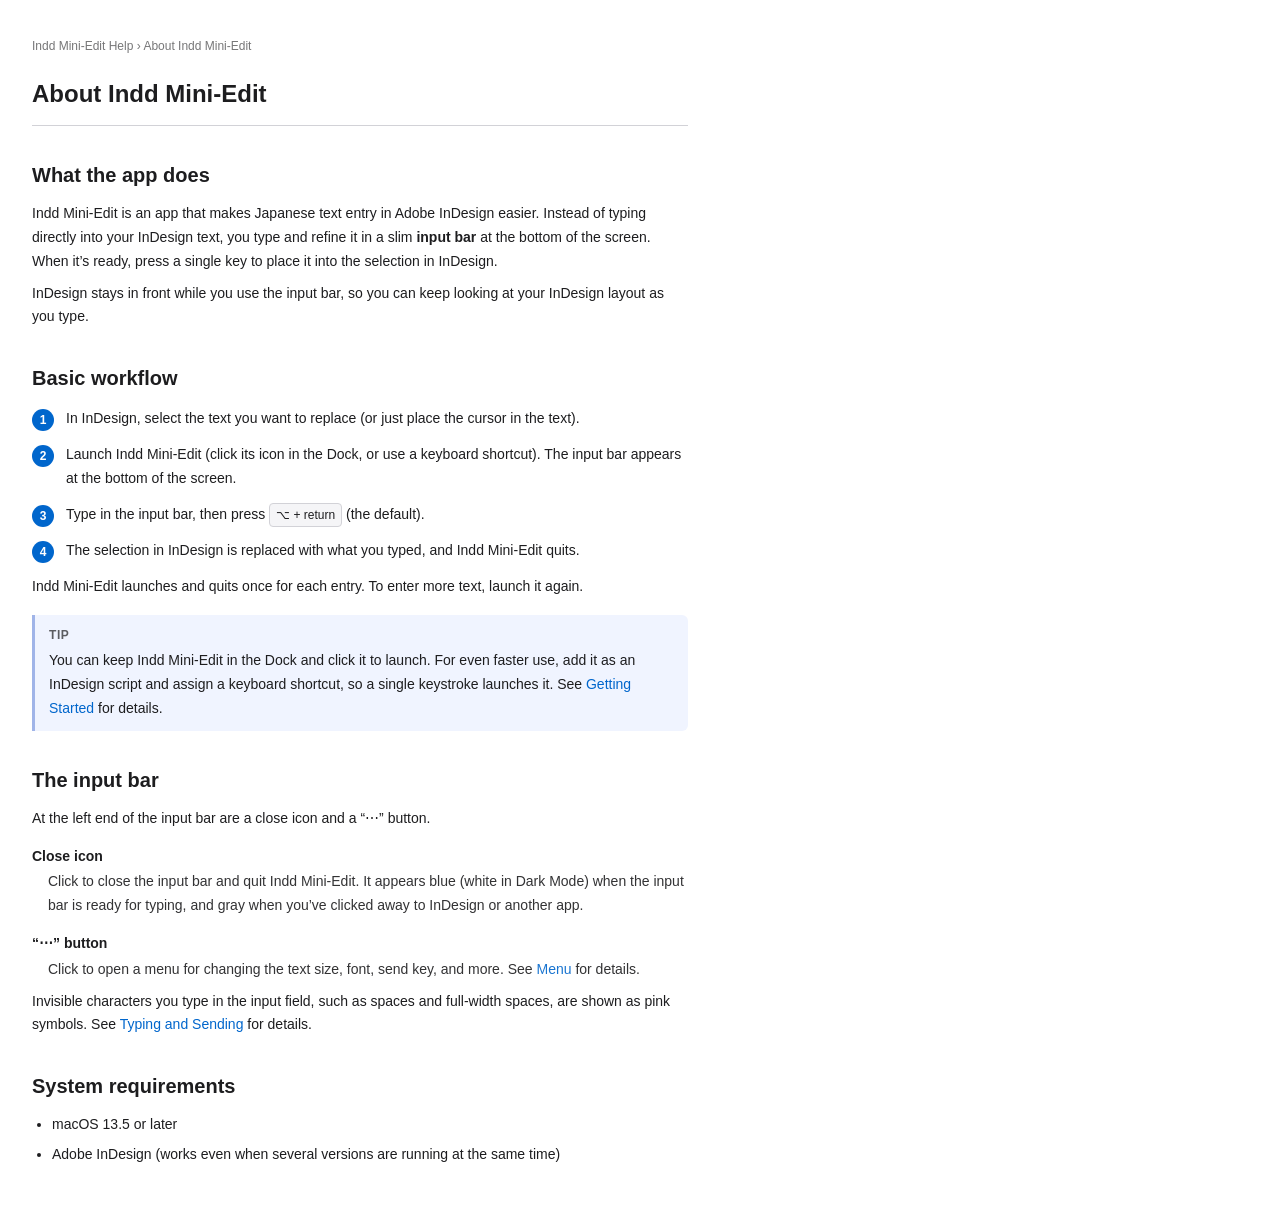
<file: Sources/Indd Mini-Edit/Indd Mini-Edit Help.help/Contents/Resources/en.lproj/01_overview.html>
<!DOCTYPE html>
<html lang="en">
<head>
<meta charset="UTF-8">
<meta name="AppleTitle" content="About Indd Mini-Edit">
<title>About Indd Mini-Edit</title>
<link rel="stylesheet" href="../shared/style.css">
</head>
<body>
<p class="breadcrumb"><a href="index.html">Indd Mini-Edit Help</a> › About Indd Mini-Edit</p>
<h1>About Indd Mini-Edit</h1>

<h2>What the app does</h2>
<p>Indd Mini-Edit is an app that makes Japanese text entry in Adobe InDesign easier. Instead of typing directly into your InDesign text, you type and refine it in a slim <strong>input bar</strong> at the bottom of the screen. When it’s ready, press a single key to place it into the selection in InDesign.</p>
<p>InDesign stays in front while you use the input bar, so you can keep looking at your InDesign layout as you type.</p>

<h2>Basic workflow</h2>
<ol class="steps">
  <li>In InDesign, select the text you want to replace (or just place the cursor in the text).</li>
  <li>Launch Indd Mini-Edit (click its icon in the Dock, or use a keyboard shortcut). The input bar appears at the bottom of the screen.</li>
  <li>Type in the input bar, then press <kbd>⌥ + return</kbd> (the default).</li>
  <li>The selection in InDesign is replaced with what you typed, and Indd Mini-Edit quits.</li>
</ol>
<p>Indd Mini-Edit launches and quits once for each entry. To enter more text, launch it again.</p>
<div class="note">
  <strong>Tip</strong>
  You can keep Indd Mini-Edit in the Dock and click it to launch. For even faster use, add it as an InDesign script and assign a keyboard shortcut, so a single keystroke launches it. See <a href="02_setup.html">Getting Started</a> for details.
</div>

<h2>The input bar</h2>
<p>At the left end of the input bar are a close icon and a “⋯” button.</p>
<dl>
  <dt>Close icon</dt>
  <dd>Click to close the input bar and quit Indd Mini-Edit. It appears blue (white in Dark Mode) when the input bar is ready for typing, and gray when you’ve clicked away to InDesign or another app.</dd>
  <dt>“⋯” button</dt>
  <dd>Click to open a menu for changing the text size, font, send key, and more. See <a href="04_menu.html">Menu</a> for details.</dd>
</dl>
<p>Invisible characters you type in the input field, such as spaces and full-width spaces, are shown as pink symbols. See <a href="03_input.html">Typing and Sending</a> for details.</p>

<h2>System requirements</h2>
<ul>
  <li>macOS 13.5 or later</li>
  <li>Adobe InDesign (works even when several versions are running at the same time)</li>
</ul>
</body>
</html>
</file>
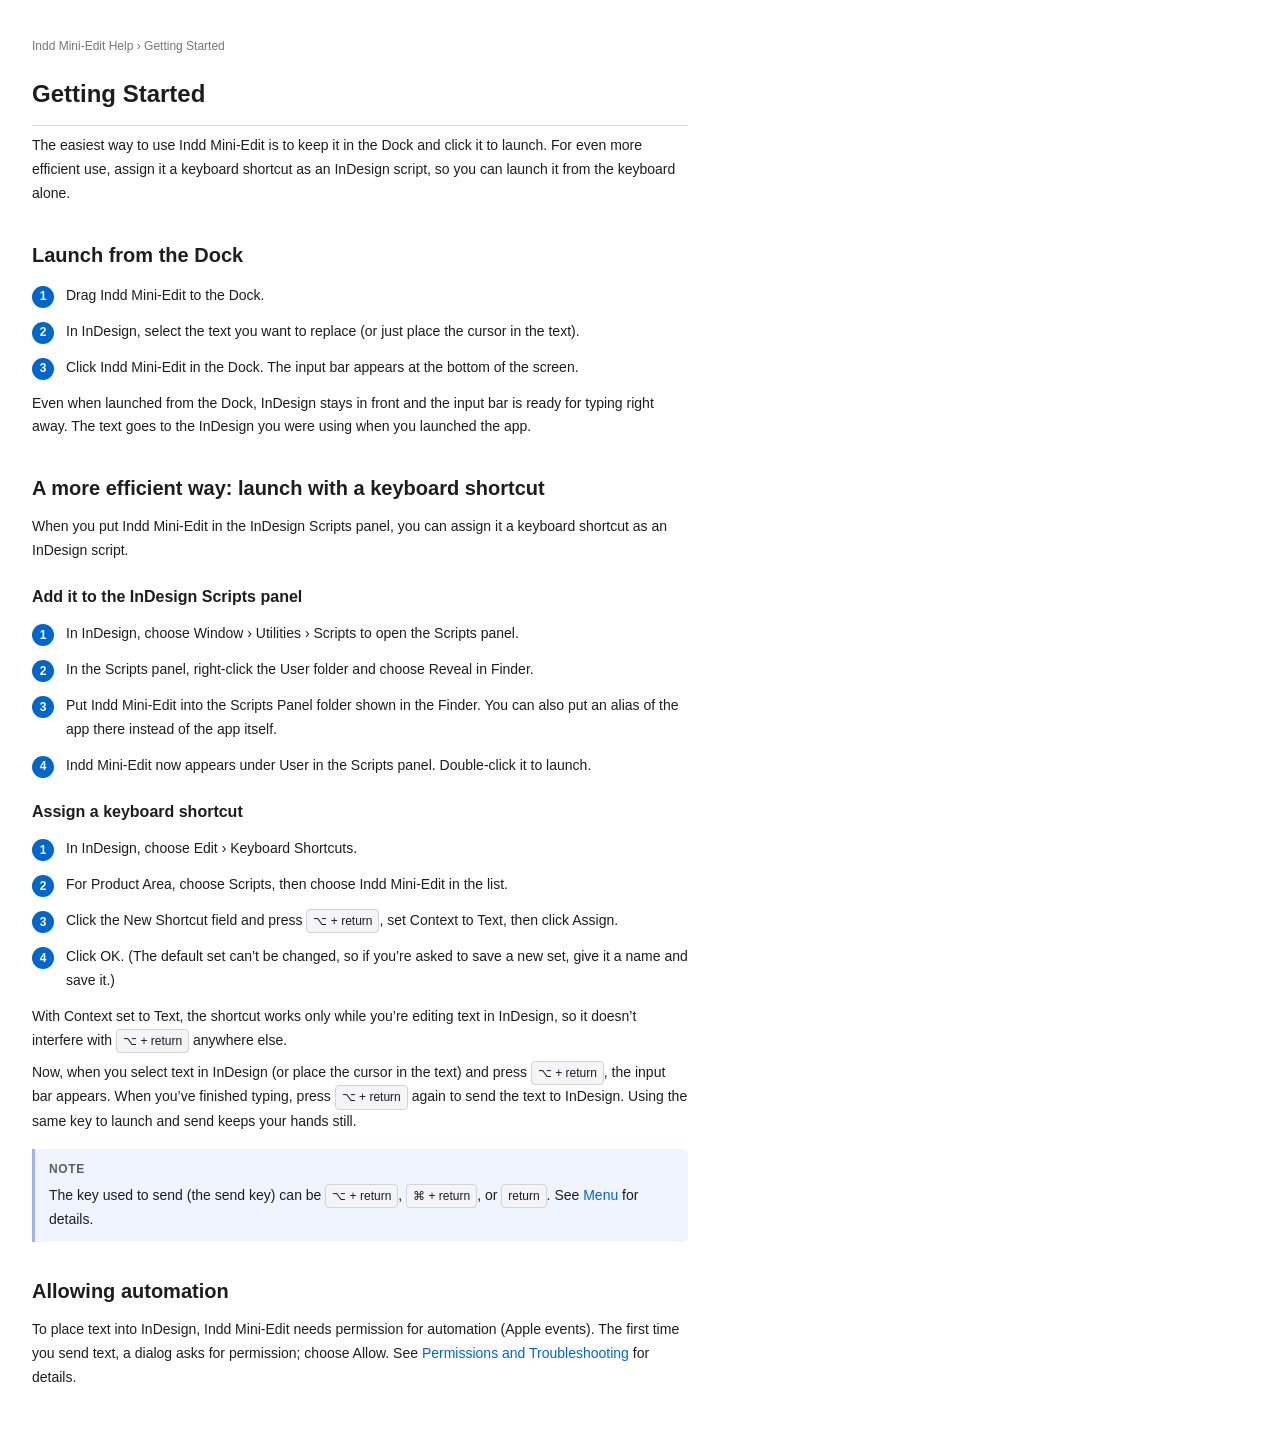
<file: Sources/Indd Mini-Edit/Indd Mini-Edit Help.help/Contents/Resources/en.lproj/02_setup.html>
<!DOCTYPE html>
<html lang="en">
<head>
<meta charset="UTF-8">
<meta name="AppleTitle" content="Getting Started">
<title>Getting Started</title>
<link rel="stylesheet" href="../shared/style.css">
</head>
<body>
<p class="breadcrumb"><a href="index.html">Indd Mini-Edit Help</a> › Getting Started</p>
<h1>Getting Started</h1>
<p>The easiest way to use Indd Mini-Edit is to keep it in the Dock and click it to launch. For even more efficient use, assign it a keyboard shortcut as an InDesign script, so you can launch it from the keyboard alone.</p>

<h2>Launch from the Dock</h2>
<ol class="steps">
  <li>Drag Indd Mini-Edit to the Dock.</li>
  <li>In InDesign, select the text you want to replace (or just place the cursor in the text).</li>
  <li>Click Indd Mini-Edit in the Dock. The input bar appears at the bottom of the screen.</li>
</ol>
<p>Even when launched from the Dock, InDesign stays in front and the input bar is ready for typing right away. The text goes to the InDesign you were using when you launched the app.</p>

<h2>A more efficient way: launch with a keyboard shortcut</h2>
<p>When you put Indd Mini-Edit in the InDesign Scripts panel, you can assign it a keyboard shortcut as an InDesign script.</p>

<h3>Add it to the InDesign Scripts panel</h3>
<ol class="steps">
  <li>In InDesign, choose Window › Utilities › Scripts to open the Scripts panel.</li>
  <li>In the Scripts panel, right-click the User folder and choose Reveal in Finder.</li>
  <li>Put Indd Mini-Edit into the Scripts Panel folder shown in the Finder. You can also put an alias of the app there instead of the app itself.</li>
  <li>Indd Mini-Edit now appears under User in the Scripts panel. Double-click it to launch.</li>
</ol>

<h3>Assign a keyboard shortcut</h3>
<ol class="steps">
  <li>In InDesign, choose Edit › Keyboard Shortcuts.</li>
  <li>For Product Area, choose Scripts, then choose Indd Mini-Edit in the list.</li>
  <li>Click the New Shortcut field and press <kbd>⌥ + return</kbd>, set Context to Text, then click Assign.</li>
  <li>Click OK. (The default set can’t be changed, so if you’re asked to save a new set, give it a name and save it.)</li>
</ol>
<p>With Context set to Text, the shortcut works only while you’re editing text in InDesign, so it doesn’t interfere with <kbd>⌥ + return</kbd> anywhere else.</p>
<p>Now, when you select text in InDesign (or place the cursor in the text) and press <kbd>⌥ + return</kbd>, the input bar appears. When you’ve finished typing, press <kbd>⌥ + return</kbd> again to send the text to InDesign. Using the same key to launch and send keeps your hands still.</p>
<div class="note">
  <strong>Note</strong>
  The key used to send (the send key) can be <kbd>⌥ + return</kbd>, <kbd>⌘ + return</kbd>, or <kbd>return</kbd>. See <a href="04_menu.html">Menu</a> for details.
</div>

<h2>Allowing automation</h2>
<p>To place text into InDesign, Indd Mini-Edit needs permission for automation (Apple events). The first time you send text, a dialog asks for permission; choose Allow. See <a href="05_trouble.html">Permissions and Troubleshooting</a> for details.</p>
</body>
</html>
</file>
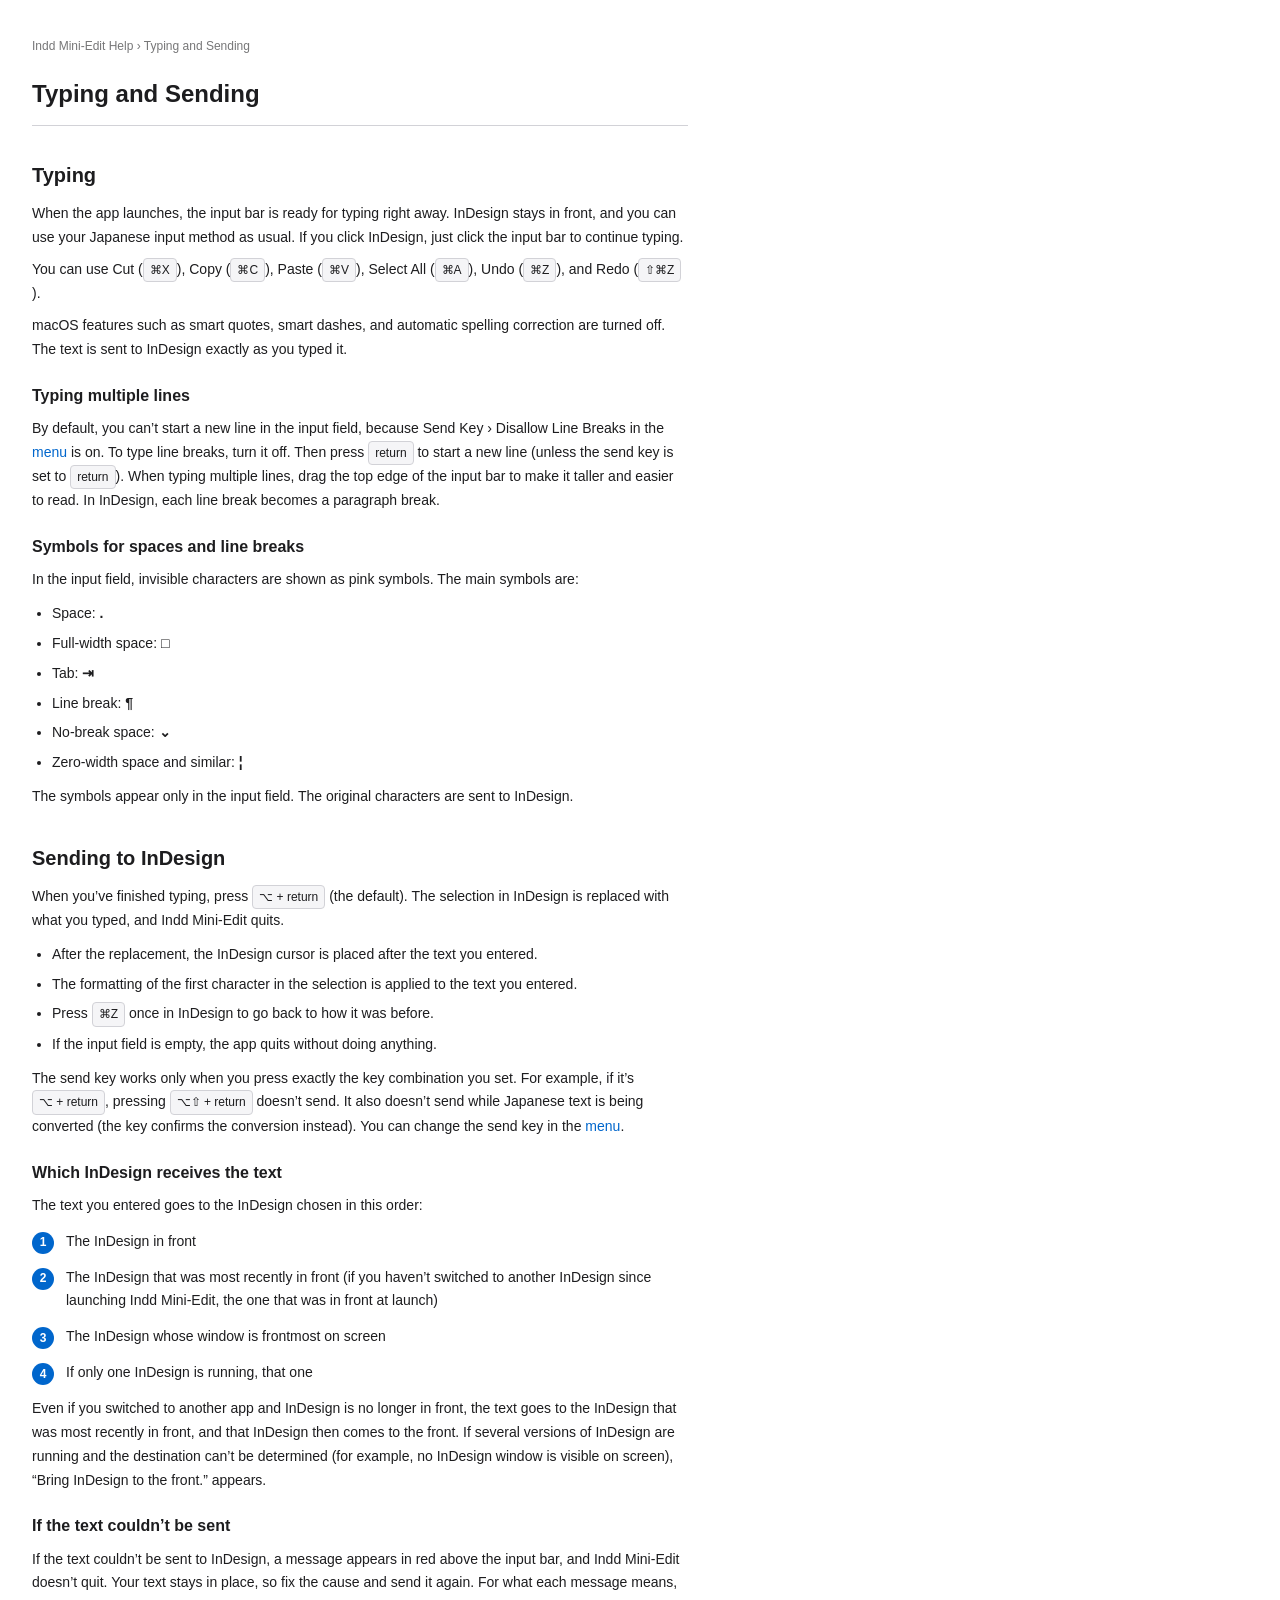
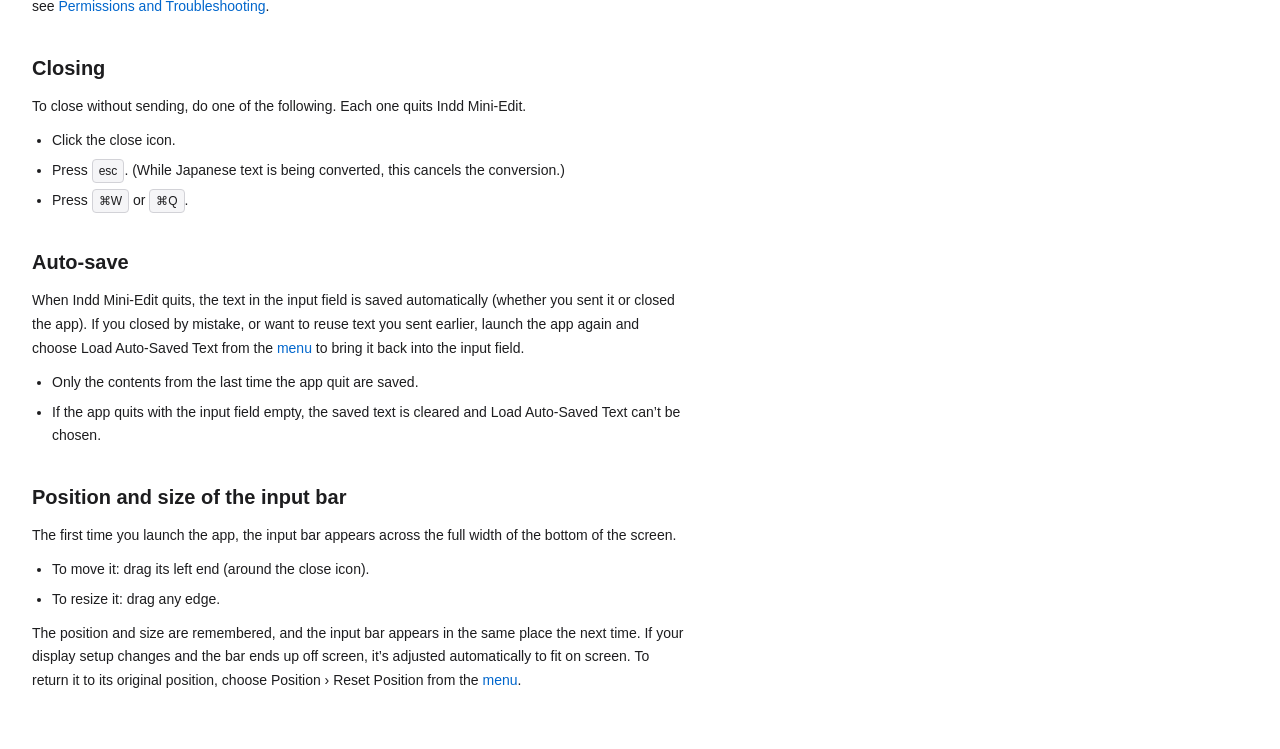
<file: Sources/Indd Mini-Edit/Indd Mini-Edit Help.help/Contents/Resources/en.lproj/03_input.html>
<!DOCTYPE html>
<html lang="en">
<head>
<meta charset="UTF-8">
<meta name="AppleTitle" content="Typing and Sending">
<title>Typing and Sending</title>
<link rel="stylesheet" href="../shared/style.css">
</head>
<body>
<p class="breadcrumb"><a href="index.html">Indd Mini-Edit Help</a> › Typing and Sending</p>
<h1>Typing and Sending</h1>

<h2>Typing</h2>
<p>When the app launches, the input bar is ready for typing right away. InDesign stays in front, and you can use your Japanese input method as usual. If you click InDesign, just click the input bar to continue typing.</p>
<p>You can use Cut (<kbd>⌘X</kbd>), Copy (<kbd>⌘C</kbd>), Paste (<kbd>⌘V</kbd>), Select All (<kbd>⌘A</kbd>), Undo (<kbd>⌘Z</kbd>), and Redo (<kbd>⇧⌘Z</kbd>).</p>
<p>macOS features such as smart quotes, smart dashes, and automatic spelling correction are turned off. The text is sent to InDesign exactly as you typed it.</p>

<h3>Typing multiple lines</h3>
<p>By default, you can’t start a new line in the input field, because Send Key › Disallow Line Breaks in the <a href="04_menu.html">menu</a> is on. To type line breaks, turn it off. Then press <kbd>return</kbd> to start a new line (unless the send key is set to <kbd>return</kbd>). When typing multiple lines, drag the top edge of the input bar to make it taller and easier to read. In InDesign, each line break becomes a paragraph break.</p>

<h3>Symbols for spaces and line breaks</h3>
<p>In the input field, invisible characters are shown as pink symbols. The main symbols are:</p>
<ul>
  <li>Space: <strong>.</strong></li>
  <li>Full-width space: <strong>□</strong></li>
  <li>Tab: <strong>⇥</strong></li>
  <li>Line break: <strong>¶</strong></li>
  <li>No-break space: <strong>⌄</strong></li>
  <li>Zero-width space and similar: <strong>¦</strong></li>
</ul>
<p>The symbols appear only in the input field. The original characters are sent to InDesign.</p>

<h2>Sending to InDesign</h2>
<p>When you’ve finished typing, press <kbd>⌥ + return</kbd> (the default). The selection in InDesign is replaced with what you typed, and Indd Mini-Edit quits.</p>
<ul>
  <li>After the replacement, the InDesign cursor is placed after the text you entered.</li>
  <li>The formatting of the first character in the selection is applied to the text you entered.</li>
  <li>Press <kbd>⌘Z</kbd> once in InDesign to go back to how it was before.</li>
  <li>If the input field is empty, the app quits without doing anything.</li>
</ul>
<p>The send key works only when you press exactly the key combination you set. For example, if it’s <kbd>⌥ + return</kbd>, pressing <kbd>⌥⇧ + return</kbd> doesn’t send. It also doesn’t send while Japanese text is being converted (the key confirms the conversion instead). You can change the send key in the <a href="04_menu.html">menu</a>.</p>

<h3>Which InDesign receives the text</h3>
<p>The text you entered goes to the InDesign chosen in this order:</p>
<ol class="steps">
  <li>The InDesign in front</li>
  <li>The InDesign that was most recently in front (if you haven’t switched to another InDesign since launching Indd Mini-Edit, the one that was in front at launch)</li>
  <li>The InDesign whose window is frontmost on screen</li>
  <li>If only one InDesign is running, that one</li>
</ol>
<p>Even if you switched to another app and InDesign is no longer in front, the text goes to the InDesign that was most recently in front, and that InDesign then comes to the front. If several versions of InDesign are running and the destination can’t be determined (for example, no InDesign window is visible on screen), “Bring InDesign to the front.” appears.</p>

<h3>If the text couldn’t be sent</h3>
<p>If the text couldn’t be sent to InDesign, a message appears in red above the input bar, and Indd Mini-Edit doesn’t quit. Your text stays in place, so fix the cause and send it again. For what each message means, see <a href="05_trouble.html">Permissions and Troubleshooting</a>.</p>

<h2>Closing</h2>
<p>To close without sending, do one of the following. Each one quits Indd Mini-Edit.</p>
<ul>
  <li>Click the close icon.</li>
  <li>Press <kbd>esc</kbd>. (While Japanese text is being converted, this cancels the conversion.)</li>
  <li>Press <kbd>⌘W</kbd> or <kbd>⌘Q</kbd>.</li>
</ul>

<h2>Auto-save</h2>
<p>When Indd Mini-Edit quits, the text in the input field is saved automatically (whether you sent it or closed the app). If you closed by mistake, or want to reuse text you sent earlier, launch the app again and choose Load Auto-Saved Text from the <a href="04_menu.html">menu</a> to bring it back into the input field.</p>
<ul>
  <li>Only the contents from the last time the app quit are saved.</li>
  <li>If the app quits with the input field empty, the saved text is cleared and Load Auto-Saved Text can’t be chosen.</li>
</ul>

<h2>Position and size of the input bar</h2>
<p>The first time you launch the app, the input bar appears across the full width of the bottom of the screen.</p>
<ul>
  <li>To move it: drag its left end (around the close icon).</li>
  <li>To resize it: drag any edge.</li>
</ul>
<p>The position and size are remembered, and the input bar appears in the same place the next time. If your display setup changes and the bar ends up off screen, it’s adjusted automatically to fit on screen. To return it to its original position, choose Position › Reset Position from the <a href="04_menu.html">menu</a>.</p>
</body>
</html>
</file>
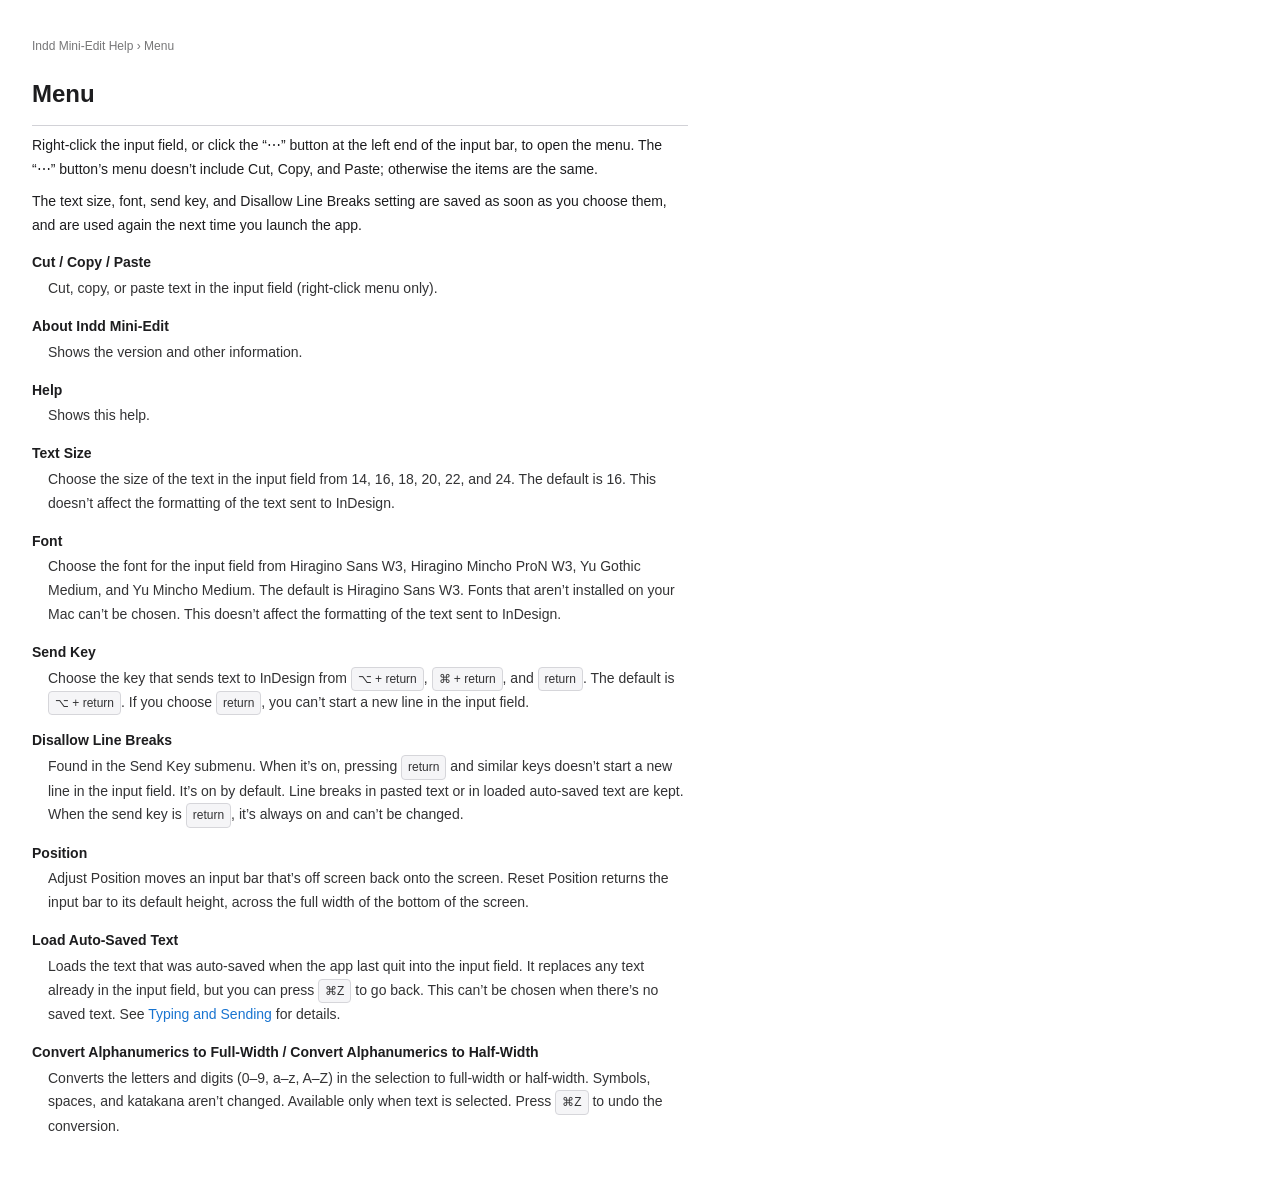
<file: Sources/Indd Mini-Edit/Indd Mini-Edit Help.help/Contents/Resources/en.lproj/04_menu.html>
<!DOCTYPE html>
<html lang="en">
<head>
<meta charset="UTF-8">
<meta name="AppleTitle" content="Menu">
<title>Menu</title>
<link rel="stylesheet" href="../shared/style.css">
</head>
<body>
<p class="breadcrumb"><a href="index.html">Indd Mini-Edit Help</a> › Menu</p>
<h1>Menu</h1>
<p>Right-click the input field, or click the “⋯” button at the left end of the input bar, to open the menu. The “⋯” button’s menu doesn’t include Cut, Copy, and Paste; otherwise the items are the same.</p>
<p>The text size, font, send key, and Disallow Line Breaks setting are saved as soon as you choose them, and are used again the next time you launch the app.</p>

<dl>
  <dt>Cut / Copy / Paste</dt>
  <dd>Cut, copy, or paste text in the input field (right-click menu only).</dd>

  <dt>About Indd Mini-Edit</dt>
  <dd>Shows the version and other information.</dd>

  <dt>Help</dt>
  <dd>Shows this help.</dd>

  <dt>Text Size</dt>
  <dd>Choose the size of the text in the input field from 14, 16, 18, 20, 22, and 24. The default is 16. This doesn’t affect the formatting of the text sent to InDesign.</dd>

  <dt>Font</dt>
  <dd>Choose the font for the input field from Hiragino Sans W3, Hiragino Mincho ProN W3, Yu Gothic Medium, and Yu Mincho Medium. The default is Hiragino Sans W3. Fonts that aren’t installed on your Mac can’t be chosen. This doesn’t affect the formatting of the text sent to InDesign.</dd>

  <dt>Send Key</dt>
  <dd>Choose the key that sends text to InDesign from <kbd>⌥ + return</kbd>, <kbd>⌘ + return</kbd>, and <kbd>return</kbd>. The default is <kbd>⌥ + return</kbd>. If you choose <kbd>return</kbd>, you can’t start a new line in the input field.</dd>

  <dt>Disallow Line Breaks</dt>
  <dd>Found in the Send Key submenu. When it’s on, pressing <kbd>return</kbd> and similar keys doesn’t start a new line in the input field. It’s on by default. Line breaks in pasted text or in loaded auto-saved text are kept. When the send key is <kbd>return</kbd>, it’s always on and can’t be changed.</dd>

  <dt>Position</dt>
  <dd>Adjust Position moves an input bar that’s off screen back onto the screen. Reset Position returns the input bar to its default height, across the full width of the bottom of the screen.</dd>

  <dt>Load Auto-Saved Text</dt>
  <dd>Loads the text that was auto-saved when the app last quit into the input field. It replaces any text already in the input field, but you can press <kbd>⌘Z</kbd> to go back. This can’t be chosen when there’s no saved text. See <a href="03_input.html">Typing and Sending</a> for details.</dd>

  <dt>Convert Alphanumerics to Full-Width / Convert Alphanumerics to Half-Width</dt>
  <dd>Converts the letters and digits (0–9, a–z, A–Z) in the selection to full-width or half-width. Symbols, spaces, and katakana aren’t changed. Available only when text is selected. Press <kbd>⌘Z</kbd> to undo the conversion.</dd>
</dl>
</body>
</html>
</file>
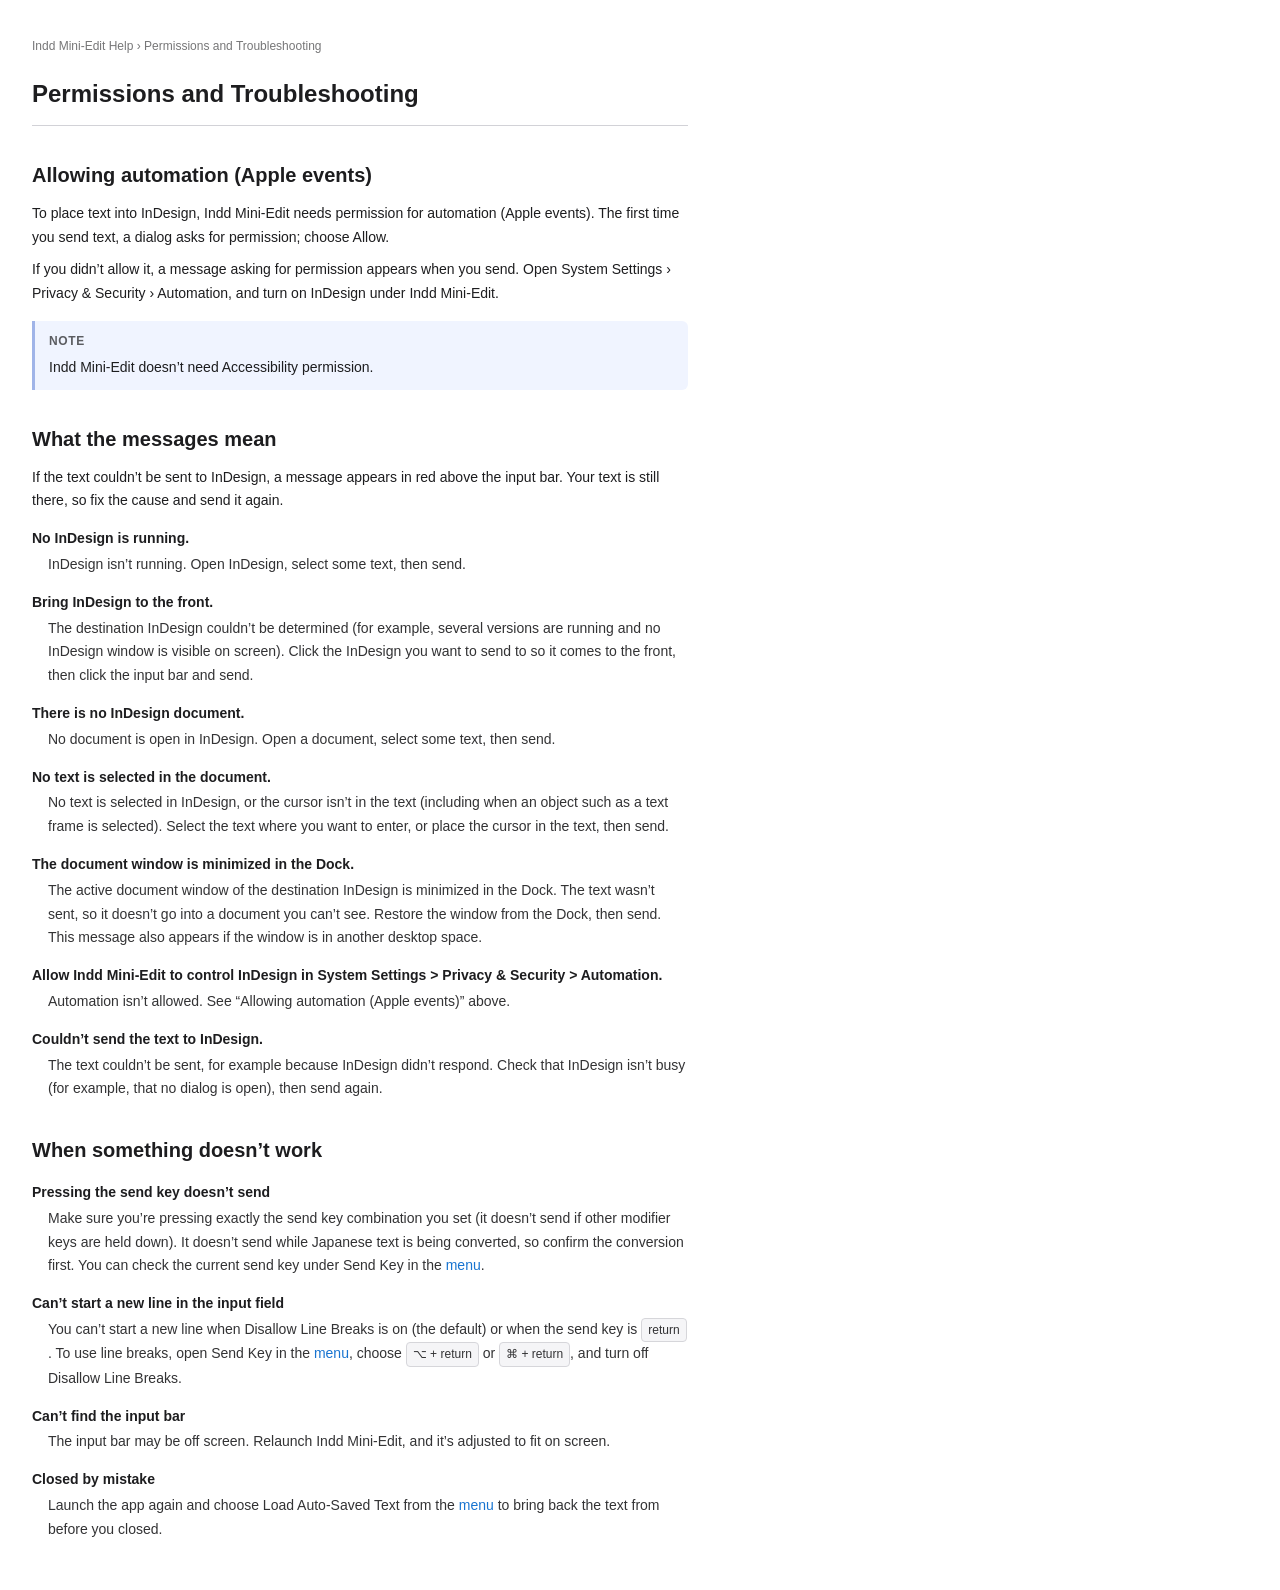
<file: Sources/Indd Mini-Edit/Indd Mini-Edit Help.help/Contents/Resources/en.lproj/05_trouble.html>
<!DOCTYPE html>
<html lang="en">
<head>
<meta charset="UTF-8">
<meta name="AppleTitle" content="Permissions and Troubleshooting">
<title>Permissions and Troubleshooting</title>
<link rel="stylesheet" href="../shared/style.css">
</head>
<body>
<p class="breadcrumb"><a href="index.html">Indd Mini-Edit Help</a> › Permissions and Troubleshooting</p>
<h1>Permissions and Troubleshooting</h1>

<h2>Allowing automation (Apple events)</h2>
<p>To place text into InDesign, Indd Mini-Edit needs permission for automation (Apple events). The first time you send text, a dialog asks for permission; choose Allow.</p>
<p>If you didn’t allow it, a message asking for permission appears when you send. Open System Settings › Privacy &amp; Security › Automation, and turn on InDesign under Indd Mini-Edit.</p>
<div class="note">
  <strong>Note</strong>
  Indd Mini-Edit doesn’t need Accessibility permission.
</div>

<h2>What the messages mean</h2>
<p>If the text couldn’t be sent to InDesign, a message appears in red above the input bar. Your text is still there, so fix the cause and send it again.</p>
<dl>
  <dt>No InDesign is running.</dt>
  <dd>InDesign isn’t running. Open InDesign, select some text, then send.</dd>

  <dt>Bring InDesign to the front.</dt>
  <dd>The destination InDesign couldn’t be determined (for example, several versions are running and no InDesign window is visible on screen). Click the InDesign you want to send to so it comes to the front, then click the input bar and send.</dd>

  <dt>There is no InDesign document.</dt>
  <dd>No document is open in InDesign. Open a document, select some text, then send.</dd>

  <dt>No text is selected in the document.</dt>
  <dd>No text is selected in InDesign, or the cursor isn’t in the text (including when an object such as a text frame is selected). Select the text where you want to enter, or place the cursor in the text, then send.</dd>

  <dt>The document window is minimized in the Dock.</dt>
  <dd>The active document window of the destination InDesign is minimized in the Dock. The text wasn’t sent, so it doesn’t go into a document you can’t see. Restore the window from the Dock, then send. This message also appears if the window is in another desktop space.</dd>

  <dt>Allow Indd Mini-Edit to control InDesign in System Settings &gt; Privacy &amp; Security &gt; Automation.</dt>
  <dd>Automation isn’t allowed. See “Allowing automation (Apple events)” above.</dd>

  <dt>Couldn’t send the text to InDesign.</dt>
  <dd>The text couldn’t be sent, for example because InDesign didn’t respond. Check that InDesign isn’t busy (for example, that no dialog is open), then send again.</dd>
</dl>

<h2>When something doesn’t work</h2>
<dl>
  <dt>Pressing the send key doesn’t send</dt>
  <dd>Make sure you’re pressing exactly the send key combination you set (it doesn’t send if other modifier keys are held down). It doesn’t send while Japanese text is being converted, so confirm the conversion first. You can check the current send key under Send Key in the <a href="04_menu.html">menu</a>.</dd>

  <dt>Can’t start a new line in the input field</dt>
  <dd>You can’t start a new line when Disallow Line Breaks is on (the default) or when the send key is <kbd>return</kbd>. To use line breaks, open Send Key in the <a href="04_menu.html">menu</a>, choose <kbd>⌥ + return</kbd> or <kbd>⌘ + return</kbd>, and turn off Disallow Line Breaks.</dd>

  <dt>Can’t find the input bar</dt>
  <dd>The input bar may be off screen. Relaunch Indd Mini-Edit, and it’s adjusted to fit on screen.</dd>

  <dt>Closed by mistake</dt>
  <dd>Launch the app again and choose Load Auto-Saved Text from the <a href="04_menu.html">menu</a> to bring back the text from before you closed.</dd>
</dl>
</body>
</html>
</file>
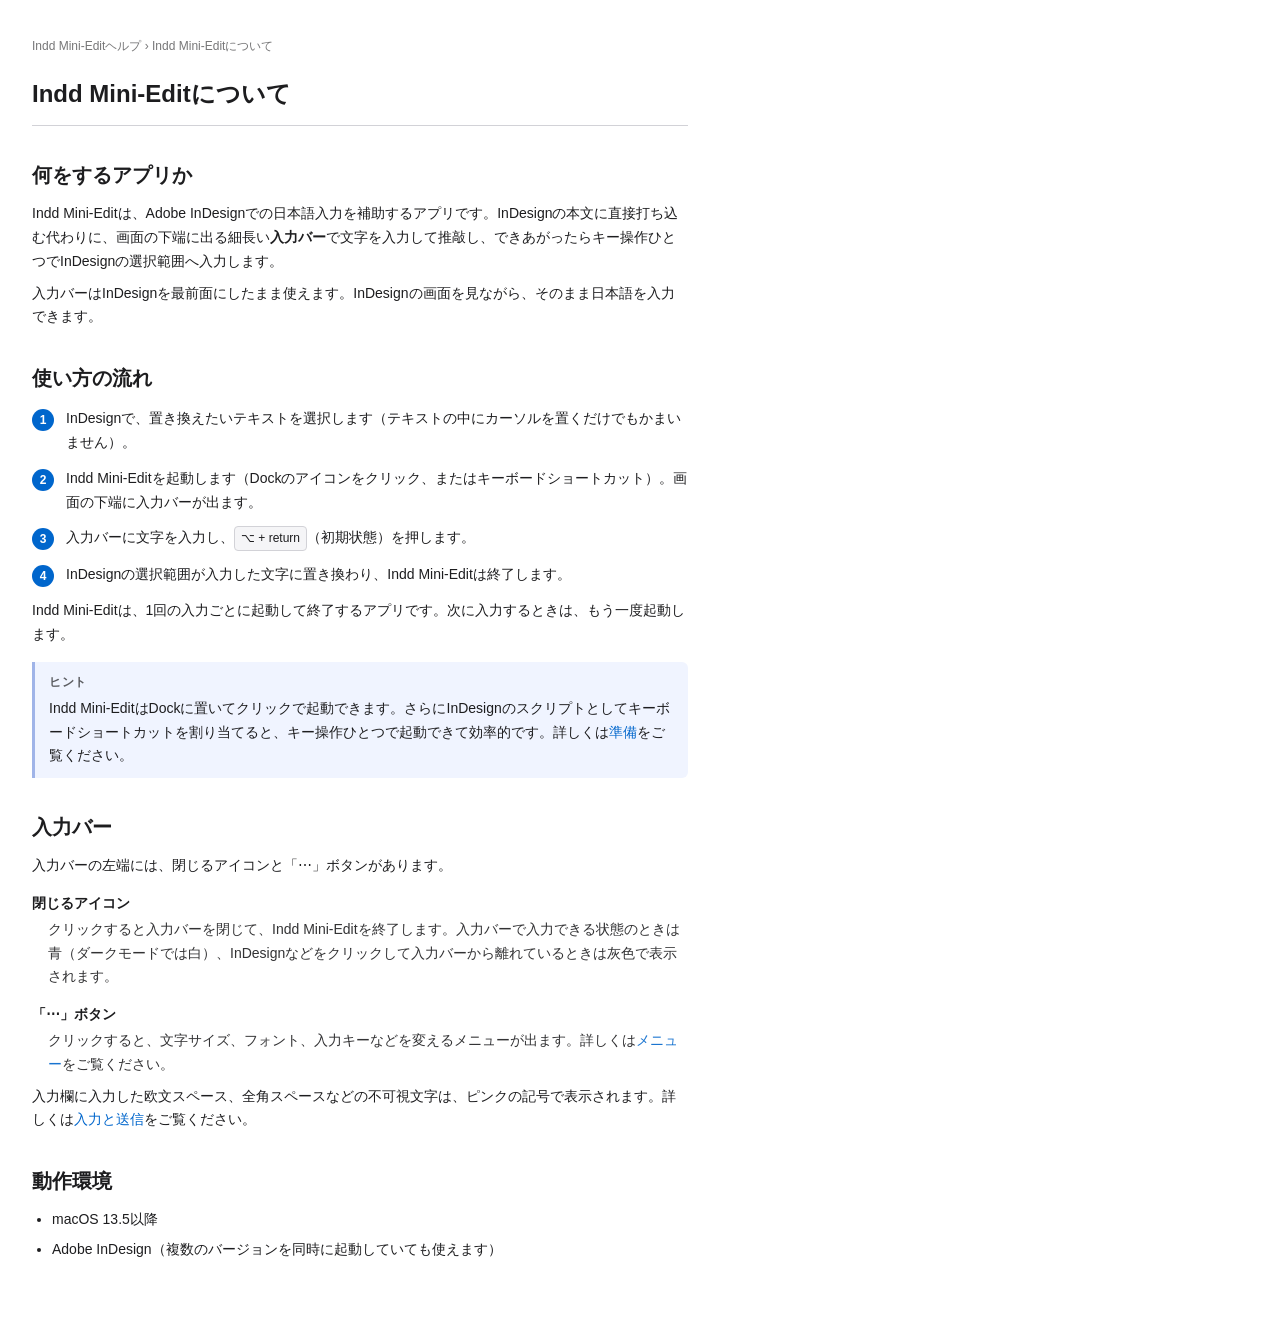
<file: Sources/Indd Mini-Edit/Indd Mini-Edit Help.help/Contents/Resources/ja.lproj/01_overview.html>
<!DOCTYPE html>
<html lang="ja">
<head>
<meta charset="UTF-8">
<meta name="AppleTitle" content="Indd Mini-Edit について">
<title>Indd Mini-Edit について</title>
<link rel="stylesheet" href="../shared/style.css">
</head>
<body>
<p class="breadcrumb"><a href="index.html">Indd Mini-Editヘルプ</a> › Indd Mini-Editについて</p>
<h1>Indd Mini-Editについて</h1>

<h2>何をするアプリか</h2>
<p>Indd Mini-Editは、Adobe InDesignでの日本語入力を補助するアプリです。InDesignの本文に直接打ち込む代わりに、画面の下端に出る細長い<strong>入力バー</strong>で文字を入力して推敲し、できあがったらキー操作ひとつでInDesignの選択範囲へ入力します。</p>
<p>入力バーはInDesignを最前面にしたまま使えます。InDesignの画面を見ながら、そのまま日本語を入力できます。</p>

<h2>使い方の流れ</h2>
<ol class="steps">
  <li>InDesignで、置き換えたいテキストを選択します（テキストの中にカーソルを置くだけでもかまいません）。</li>
  <li>Indd Mini-Editを起動します（Dockのアイコンをクリック、またはキーボードショートカット）。画面の下端に入力バーが出ます。</li>
  <li>入力バーに文字を入力し、<kbd>⌥ + return</kbd>（初期状態）を押します。</li>
  <li>InDesignの選択範囲が入力した文字に置き換わり、Indd Mini-Editは終了します。</li>
</ol>
<p>Indd Mini-Editは、1回の入力ごとに起動して終了するアプリです。次に入力するときは、もう一度起動します。</p>
<div class="note">
  <strong>ヒント</strong>
  Indd Mini-EditはDockに置いてクリックで起動できます。さらにInDesignのスクリプトとしてキーボードショートカットを割り当てると、キー操作ひとつで起動できて効率的です。詳しくは<a href="02_setup.html">準備</a>をご覧ください。
</div>

<h2>入力バー</h2>
<p>入力バーの左端には、閉じるアイコンと「⋯」ボタンがあります。</p>
<dl>
  <dt>閉じるアイコン</dt>
  <dd>クリックすると入力バーを閉じて、Indd Mini-Editを終了します。入力バーで入力できる状態のときは青（ダークモードでは白）、InDesignなどをクリックして入力バーから離れているときは灰色で表示されます。</dd>
  <dt>「⋯」ボタン</dt>
  <dd>クリックすると、文字サイズ、フォント、入力キーなどを変えるメニューが出ます。詳しくは<a href="04_menu.html">メニュー</a>をご覧ください。</dd>
</dl>
<p>入力欄に入力した欧文スペース、全角スペースなどの不可視文字は、ピンクの記号で表示されます。詳しくは<a href="03_input.html">入力と送信</a>をご覧ください。</p>

<h2>動作環境</h2>
<ul>
  <li>macOS 13.5以降</li>
  <li>Adobe InDesign（複数のバージョンを同時に起動していても使えます）</li>
</ul>
</body>
</html>
</file>
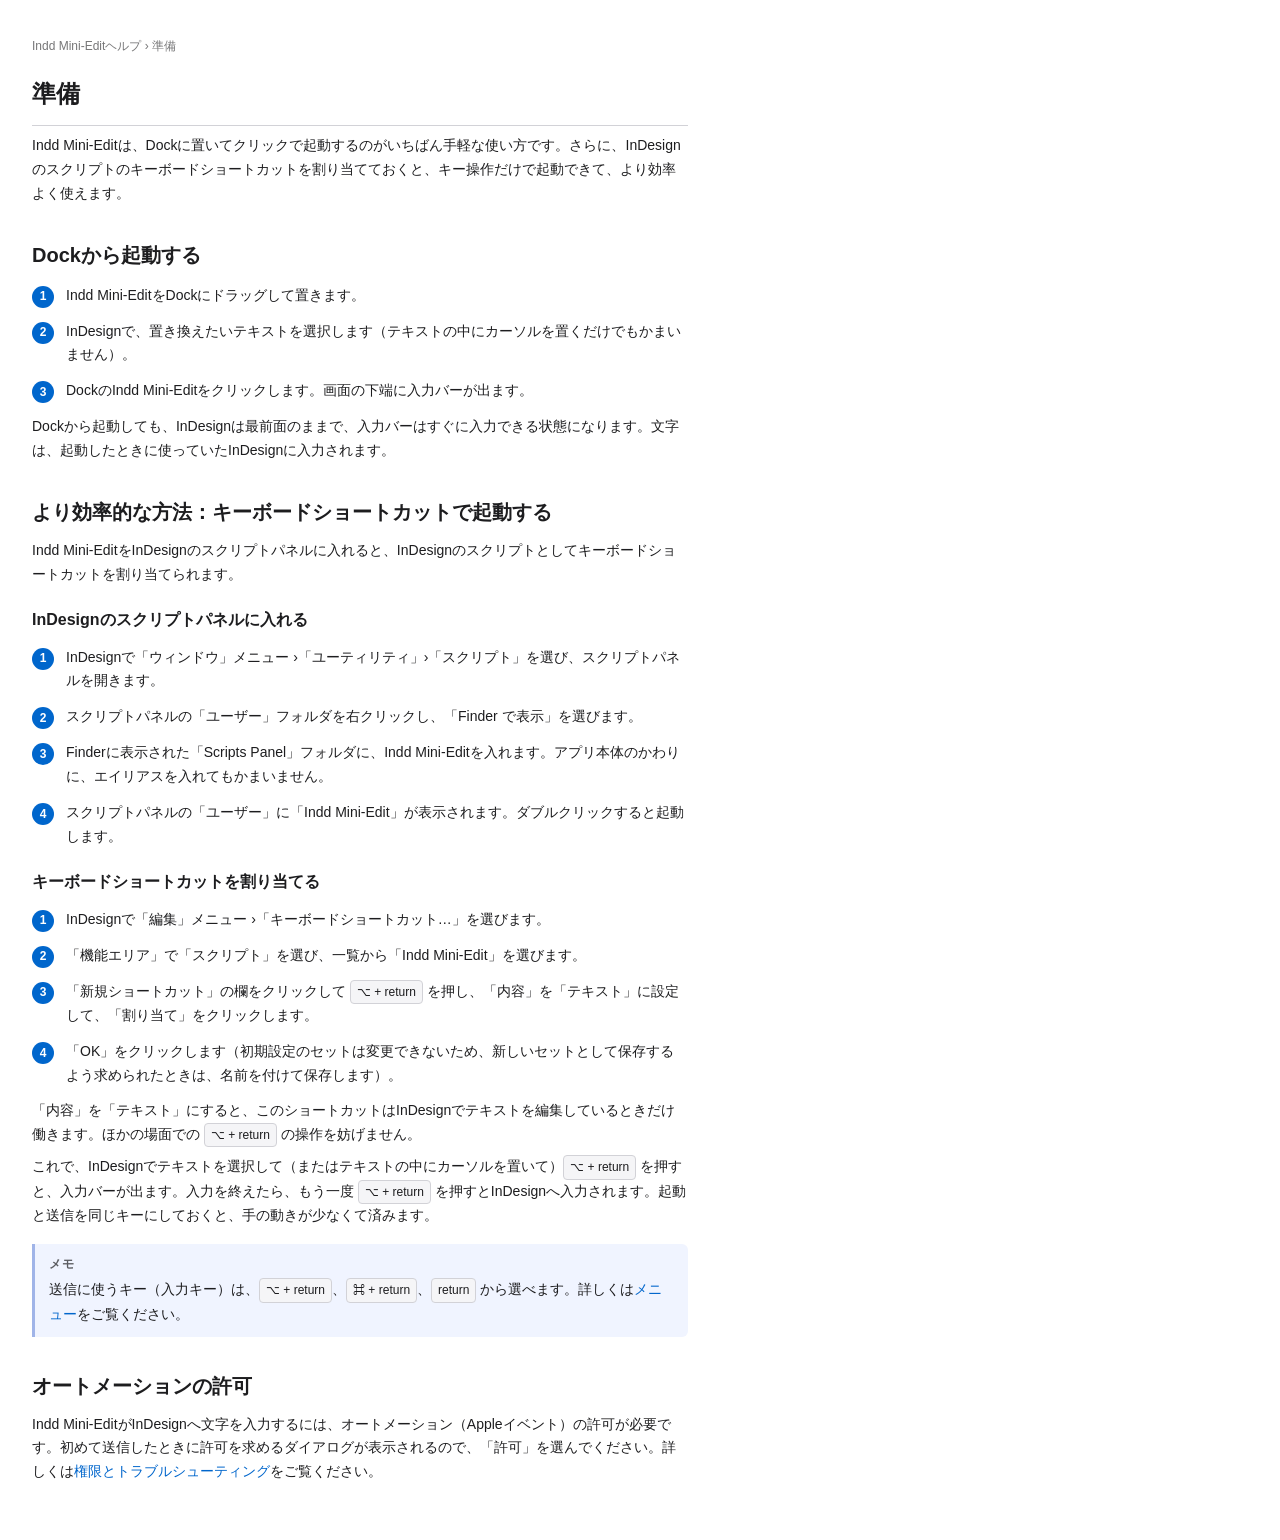
<file: Sources/Indd Mini-Edit/Indd Mini-Edit Help.help/Contents/Resources/ja.lproj/02_setup.html>
<!DOCTYPE html>
<html lang="ja">
<head>
<meta charset="UTF-8">
<meta name="AppleTitle" content="準備">
<title>準備</title>
<link rel="stylesheet" href="../shared/style.css">
</head>
<body>
<p class="breadcrumb"><a href="index.html">Indd Mini-Editヘルプ</a> › 準備</p>
<h1>準備</h1>
<p>Indd Mini-Editは、Dockに置いてクリックで起動するのがいちばん手軽な使い方です。さらに、InDesignのスクリプトのキーボードショートカットを割り当てておくと、キー操作だけで起動できて、より効率よく使えます。</p>

<h2>Dockから起動する</h2>
<ol class="steps">
  <li>Indd Mini-EditをDockにドラッグして置きます。</li>
  <li>InDesignで、置き換えたいテキストを選択します（テキストの中にカーソルを置くだけでもかまいません）。</li>
  <li>DockのIndd Mini-Editをクリックします。画面の下端に入力バーが出ます。</li>
</ol>
<p>Dockから起動しても、InDesignは最前面のままで、入力バーはすぐに入力できる状態になります。文字は、起動したときに使っていたInDesignに入力されます。</p>

<h2>より効率的な方法：キーボードショートカットで起動する</h2>
<p>Indd Mini-EditをInDesignのスクリプトパネルに入れると、InDesignのスクリプトとしてキーボードショートカットを割り当てられます。</p>

<h3>InDesignのスクリプトパネルに入れる</h3>
<ol class="steps">
  <li>InDesignで「ウィンドウ」メニュー ›「ユーティリティ」›「スクリプト」を選び、スクリプトパネルを開きます。</li>
  <li>スクリプトパネルの「ユーザー」フォルダを右クリックし、「Finder で表示」を選びます。</li>
  <li>Finderに表示された「Scripts Panel」フォルダに、Indd Mini-Editを入れます。アプリ本体のかわりに、エイリアスを入れてもかまいません。</li>
  <li>スクリプトパネルの「ユーザー」に「Indd Mini-Edit」が表示されます。ダブルクリックすると起動します。</li>
</ol>

<h3>キーボードショートカットを割り当てる</h3>
<ol class="steps">
  <li>InDesignで「編集」メニュー ›「キーボードショートカット…」を選びます。</li>
  <li>「機能エリア」で「スクリプト」を選び、一覧から「Indd Mini-Edit」を選びます。</li>
  <li>「新規ショートカット」の欄をクリックして <kbd>⌥ + return</kbd> を押し、「内容」を「テキスト」に設定して、「割り当て」をクリックします。</li>
  <li>「OK」をクリックします（初期設定のセットは変更できないため、新しいセットとして保存するよう求められたときは、名前を付けて保存します）。</li>
</ol>
<p>「内容」を「テキスト」にすると、このショートカットはInDesignでテキストを編集しているときだけ働きます。ほかの場面での <kbd>⌥ + return</kbd> の操作を妨げません。</p>
<p>これで、InDesignでテキストを選択して（またはテキストの中にカーソルを置いて）<kbd>⌥ + return</kbd> を押すと、入力バーが出ます。入力を終えたら、もう一度 <kbd>⌥ + return</kbd> を押すとInDesignへ入力されます。起動と送信を同じキーにしておくと、手の動きが少なくて済みます。</p>
<div class="note">
  <strong>メモ</strong>
  送信に使うキー（入力キー）は、<kbd>⌥ + return</kbd>、<kbd>⌘ + return</kbd>、<kbd>return</kbd> から選べます。詳しくは<a href="04_menu.html">メニュー</a>をご覧ください。
</div>

<h2>オートメーションの許可</h2>
<p>Indd Mini-EditがInDesignへ文字を入力するには、オートメーション（Appleイベント）の許可が必要です。初めて送信したときに許可を求めるダイアログが表示されるので、「許可」を選んでください。詳しくは<a href="05_trouble.html">権限とトラブルシューティング</a>をご覧ください。</p>
</body>
</html>
</file>
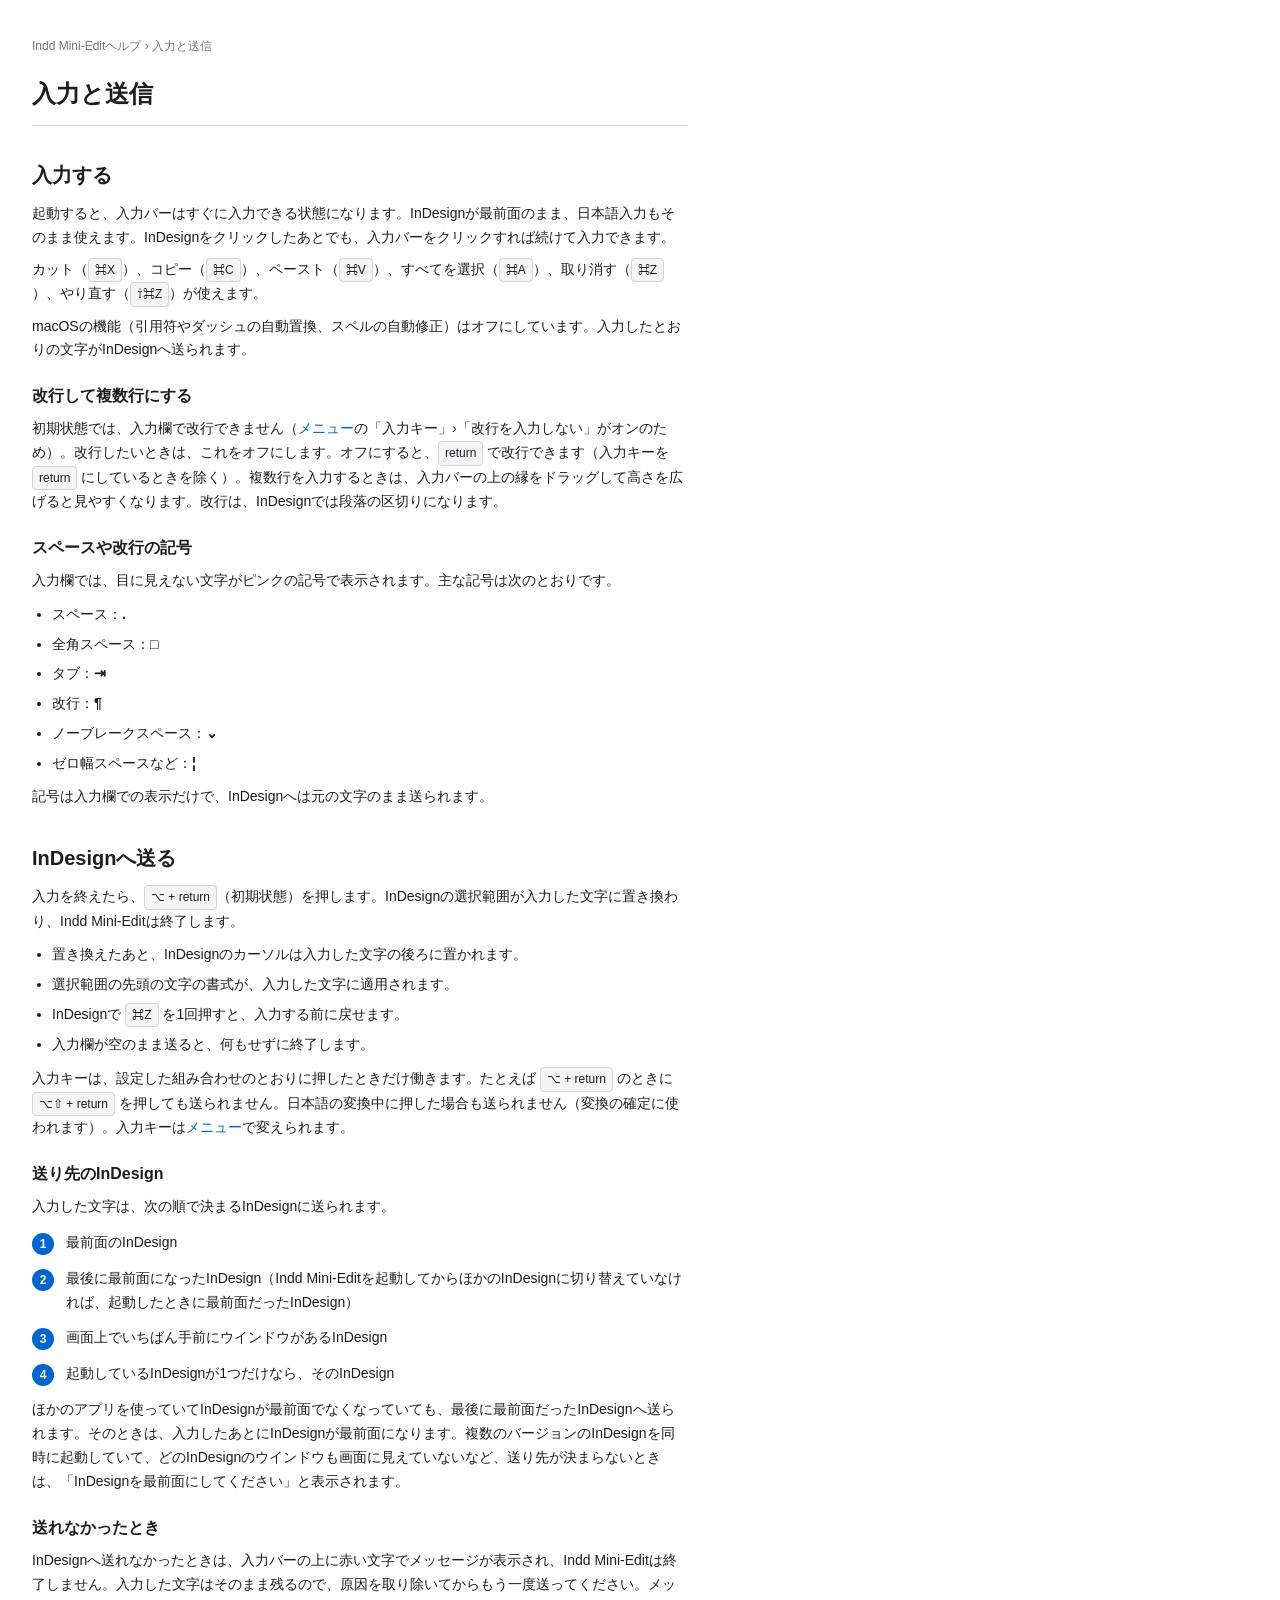
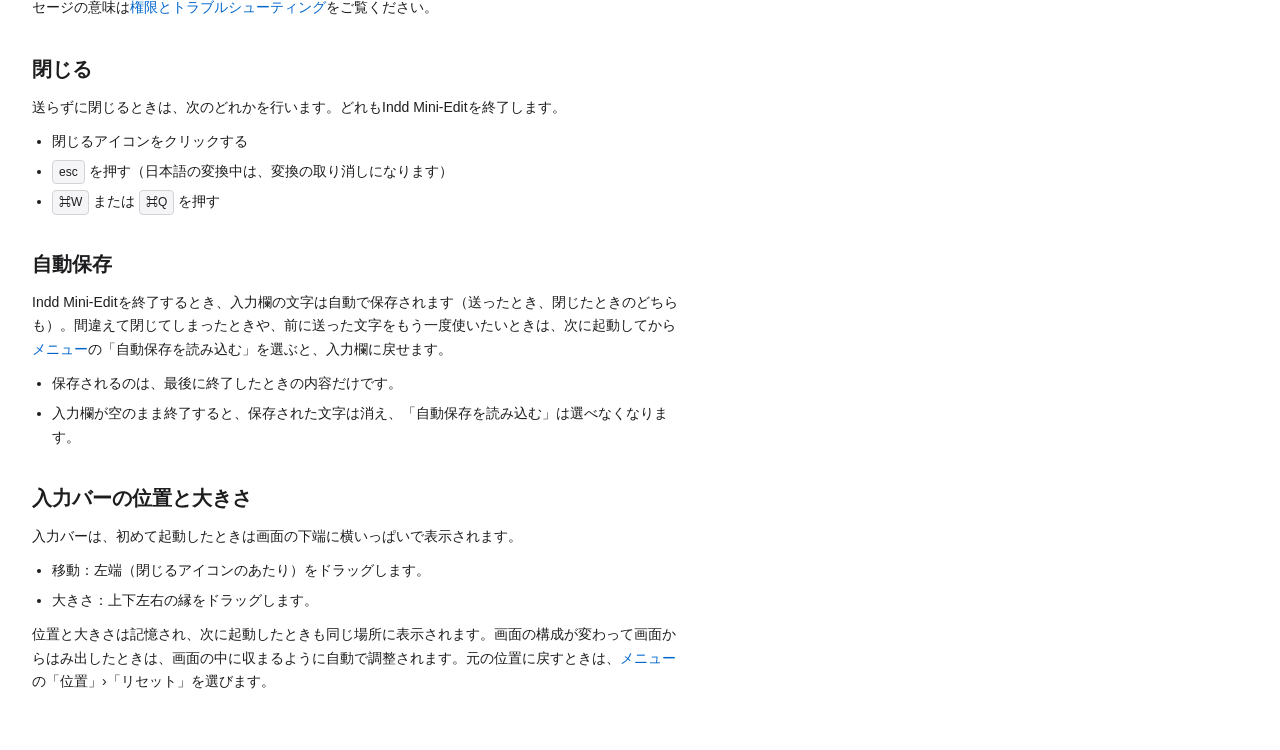
<file: Sources/Indd Mini-Edit/Indd Mini-Edit Help.help/Contents/Resources/ja.lproj/03_input.html>
<!DOCTYPE html>
<html lang="ja">
<head>
<meta charset="UTF-8">
<meta name="AppleTitle" content="入力と送信">
<title>入力と送信</title>
<link rel="stylesheet" href="../shared/style.css">
</head>
<body>
<p class="breadcrumb"><a href="index.html">Indd Mini-Editヘルプ</a> › 入力と送信</p>
<h1>入力と送信</h1>

<h2>入力する</h2>
<p>起動すると、入力バーはすぐに入力できる状態になります。InDesignが最前面のまま、日本語入力もそのまま使えます。InDesignをクリックしたあとでも、入力バーをクリックすれば続けて入力できます。</p>
<p>カット（<kbd>⌘X</kbd>）、コピー（<kbd>⌘C</kbd>）、ペースト（<kbd>⌘V</kbd>）、すべてを選択（<kbd>⌘A</kbd>）、取り消す（<kbd>⌘Z</kbd>）、やり直す（<kbd>⇧⌘Z</kbd>）が使えます。</p>
<p>macOSの機能（引用符やダッシュの自動置換、スペルの自動修正）はオフにしています。入力したとおりの文字がInDesignへ送られます。</p>

<h3>改行して複数行にする</h3>
<p>初期状態では、入力欄で改行できません（<a href="04_menu.html">メニュー</a>の「入力キー」›「改行を入力しない」がオンのため）。改行したいときは、これをオフにします。オフにすると、<kbd>return</kbd> で改行できます（入力キーを <kbd>return</kbd> にしているときを除く）。複数行を入力するときは、入力バーの上の縁をドラッグして高さを広げると見やすくなります。改行は、InDesignでは段落の区切りになります。</p>

<h3>スペースや改行の記号</h3>
<p>入力欄では、目に見えない文字がピンクの記号で表示されます。主な記号は次のとおりです。</p>
<ul>
  <li>スペース：<strong>.</strong></li>
  <li>全角スペース：<strong>□</strong></li>
  <li>タブ：<strong>⇥</strong></li>
  <li>改行：<strong>¶</strong></li>
  <li>ノーブレークスペース：<strong>⌄</strong></li>
  <li>ゼロ幅スペースなど：<strong>¦</strong></li>
</ul>
<p>記号は入力欄での表示だけで、InDesignへは元の文字のまま送られます。</p>

<h2>InDesignへ送る</h2>
<p>入力を終えたら、<kbd>⌥ + return</kbd>（初期状態）を押します。InDesignの選択範囲が入力した文字に置き換わり、Indd Mini-Editは終了します。</p>
<ul>
  <li>置き換えたあと、InDesignのカーソルは入力した文字の後ろに置かれます。</li>
  <li>選択範囲の先頭の文字の書式が、入力した文字に適用されます。</li>
  <li>InDesignで <kbd>⌘Z</kbd> を1回押すと、入力する前に戻せます。</li>
  <li>入力欄が空のまま送ると、何もせずに終了します。</li>
</ul>
<p>入力キーは、設定した組み合わせのとおりに押したときだけ働きます。たとえば <kbd>⌥ + return</kbd> のときに <kbd>⌥⇧ + return</kbd> を押しても送られません。日本語の変換中に押した場合も送られません（変換の確定に使われます）。入力キーは<a href="04_menu.html">メニュー</a>で変えられます。</p>

<h3>送り先のInDesign</h3>
<p>入力した文字は、次の順で決まるInDesignに送られます。</p>
<ol class="steps">
  <li>最前面のInDesign</li>
  <li>最後に最前面になったInDesign（Indd Mini-Editを起動してからほかのInDesignに切り替えていなければ、起動したときに最前面だったInDesign）</li>
  <li>画面上でいちばん手前にウインドウがあるInDesign</li>
  <li>起動しているInDesignが1つだけなら、そのInDesign</li>
</ol>
<p>ほかのアプリを使っていてInDesignが最前面でなくなっていても、最後に最前面だったInDesignへ送られます。そのときは、入力したあとにInDesignが最前面になります。複数のバージョンのInDesignを同時に起動していて、どのInDesignのウインドウも画面に見えていないなど、送り先が決まらないときは、「InDesignを最前面にしてください」と表示されます。</p>

<h3>送れなかったとき</h3>
<p>InDesignへ送れなかったときは、入力バーの上に赤い文字でメッセージが表示され、Indd Mini-Editは終了しません。入力した文字はそのまま残るので、原因を取り除いてからもう一度送ってください。メッセージの意味は<a href="05_trouble.html">権限とトラブルシューティング</a>をご覧ください。</p>

<h2>閉じる</h2>
<p>送らずに閉じるときは、次のどれかを行います。どれもIndd Mini-Editを終了します。</p>
<ul>
  <li>閉じるアイコンをクリックする</li>
  <li><kbd>esc</kbd> を押す（日本語の変換中は、変換の取り消しになります）</li>
  <li><kbd>⌘W</kbd> または <kbd>⌘Q</kbd> を押す</li>
</ul>

<h2>自動保存</h2>
<p>Indd Mini-Editを終了するとき、入力欄の文字は自動で保存されます（送ったとき、閉じたときのどちらも）。間違えて閉じてしまったときや、前に送った文字をもう一度使いたいときは、次に起動してから<a href="04_menu.html">メニュー</a>の「自動保存を読み込む」を選ぶと、入力欄に戻せます。</p>
<ul>
  <li>保存されるのは、最後に終了したときの内容だけです。</li>
  <li>入力欄が空のまま終了すると、保存された文字は消え、「自動保存を読み込む」は選べなくなります。</li>
</ul>

<h2>入力バーの位置と大きさ</h2>
<p>入力バーは、初めて起動したときは画面の下端に横いっぱいで表示されます。</p>
<ul>
  <li>移動：左端（閉じるアイコンのあたり）をドラッグします。</li>
  <li>大きさ：上下左右の縁をドラッグします。</li>
</ul>
<p>位置と大きさは記憶され、次に起動したときも同じ場所に表示されます。画面の構成が変わって画面からはみ出したときは、画面の中に収まるように自動で調整されます。元の位置に戻すときは、<a href="04_menu.html">メニュー</a>の「位置」›「リセット」を選びます。</p>
</body>
</html>
</file>
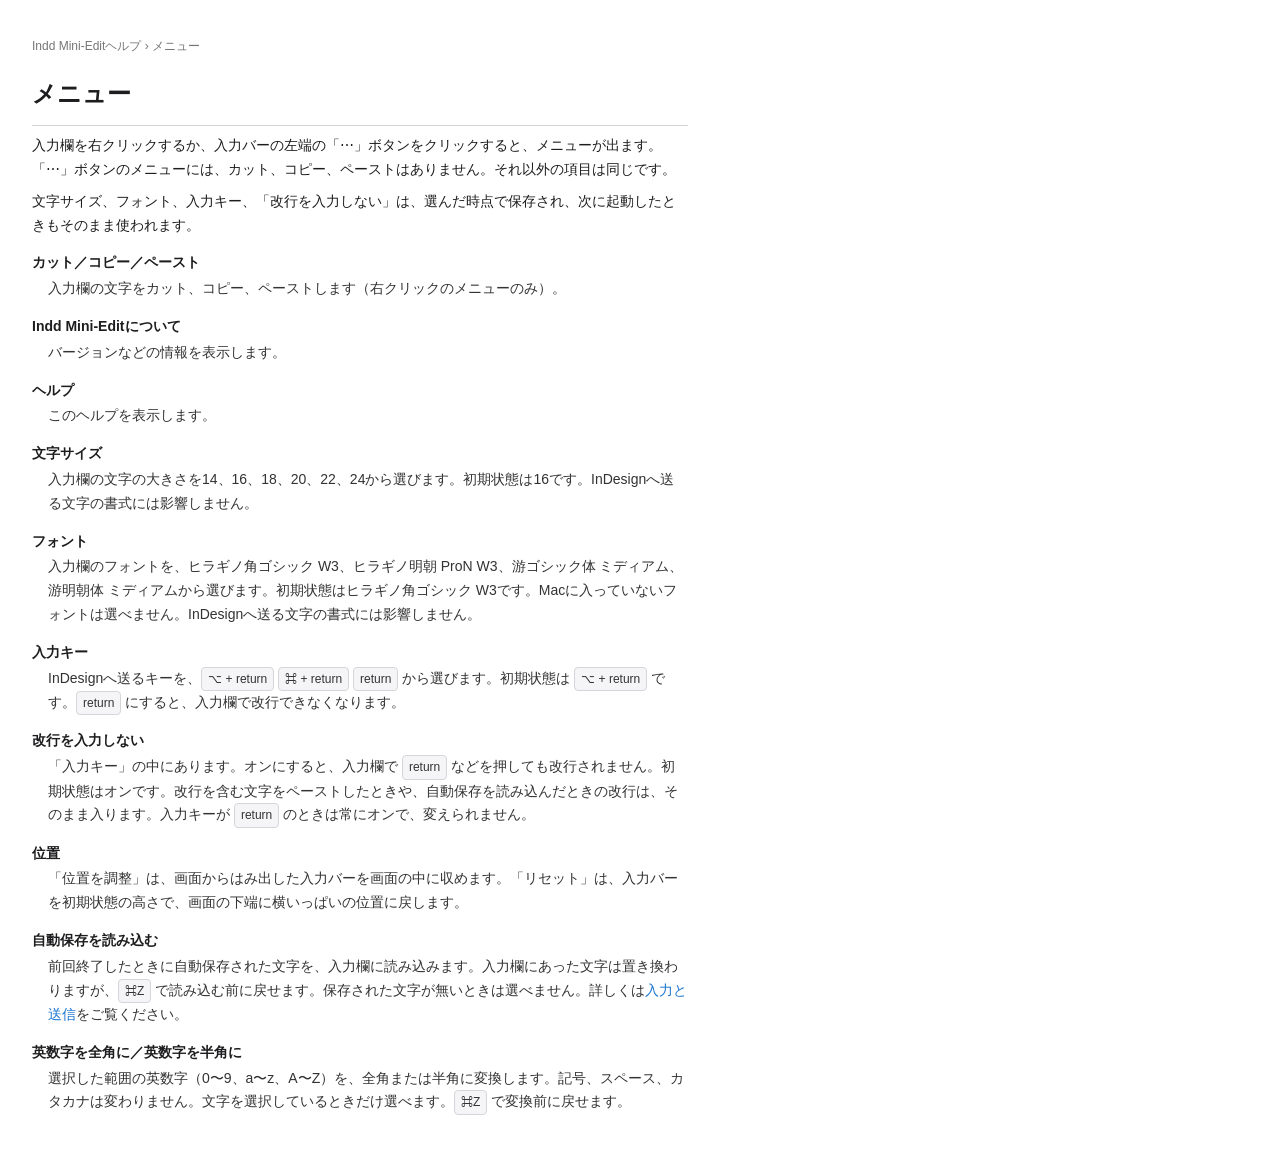
<file: Sources/Indd Mini-Edit/Indd Mini-Edit Help.help/Contents/Resources/ja.lproj/04_menu.html>
<!DOCTYPE html>
<html lang="ja">
<head>
<meta charset="UTF-8">
<meta name="AppleTitle" content="メニュー">
<title>メニュー</title>
<link rel="stylesheet" href="../shared/style.css">
</head>
<body>
<p class="breadcrumb"><a href="index.html">Indd Mini-Editヘルプ</a> › メニュー</p>
<h1>メニュー</h1>
<p>入力欄を右クリックするか、入力バーの左端の「⋯」ボタンをクリックすると、メニューが出ます。「⋯」ボタンのメニューには、カット、コピー、ペーストはありません。それ以外の項目は同じです。</p>
<p>文字サイズ、フォント、入力キー、「改行を入力しない」は、選んだ時点で保存され、次に起動したときもそのまま使われます。</p>

<dl>
  <dt>カット／コピー／ペースト</dt>
  <dd>入力欄の文字をカット、コピー、ペーストします（右クリックのメニューのみ）。</dd>

  <dt>Indd Mini-Editについて</dt>
  <dd>バージョンなどの情報を表示します。</dd>

  <dt>ヘルプ</dt>
  <dd>このヘルプを表示します。</dd>

  <dt>文字サイズ</dt>
  <dd>入力欄の文字の大きさを14、16、18、20、22、24から選びます。初期状態は16です。InDesignへ送る文字の書式には影響しません。</dd>

  <dt>フォント</dt>
  <dd>入力欄のフォントを、ヒラギノ角ゴシック W3、ヒラギノ明朝 ProN W3、游ゴシック体 ミディアム、游明朝体 ミディアムから選びます。初期状態はヒラギノ角ゴシック W3です。Macに入っていないフォントは選べません。InDesignへ送る文字の書式には影響しません。</dd>

  <dt>入力キー</dt>
  <dd>InDesignへ送るキーを、<kbd>⌥ + return</kbd> <kbd>⌘ + return</kbd> <kbd>return</kbd> から選びます。初期状態は <kbd>⌥ + return</kbd> です。<kbd>return</kbd> にすると、入力欄で改行できなくなります。</dd>

  <dt>改行を入力しない</dt>
  <dd>「入力キー」の中にあります。オンにすると、入力欄で <kbd>return</kbd> などを押しても改行されません。初期状態はオンです。改行を含む文字をペーストしたときや、自動保存を読み込んだときの改行は、そのまま入ります。入力キーが <kbd>return</kbd> のときは常にオンで、変えられません。</dd>

  <dt>位置</dt>
  <dd>「位置を調整」は、画面からはみ出した入力バーを画面の中に収めます。「リセット」は、入力バーを初期状態の高さで、画面の下端に横いっぱいの位置に戻します。</dd>

  <dt>自動保存を読み込む</dt>
  <dd>前回終了したときに自動保存された文字を、入力欄に読み込みます。入力欄にあった文字は置き換わりますが、<kbd>⌘Z</kbd> で読み込む前に戻せます。保存された文字が無いときは選べません。詳しくは<a href="03_input.html">入力と送信</a>をご覧ください。</dd>

  <dt>英数字を全角に／英数字を半角に</dt>
  <dd>選択した範囲の英数字（0〜9、a〜z、A〜Z）を、全角または半角に変換します。記号、スペース、カタカナは変わりません。文字を選択しているときだけ選べます。<kbd>⌘Z</kbd> で変換前に戻せます。</dd>
</dl>
</body>
</html>
</file>
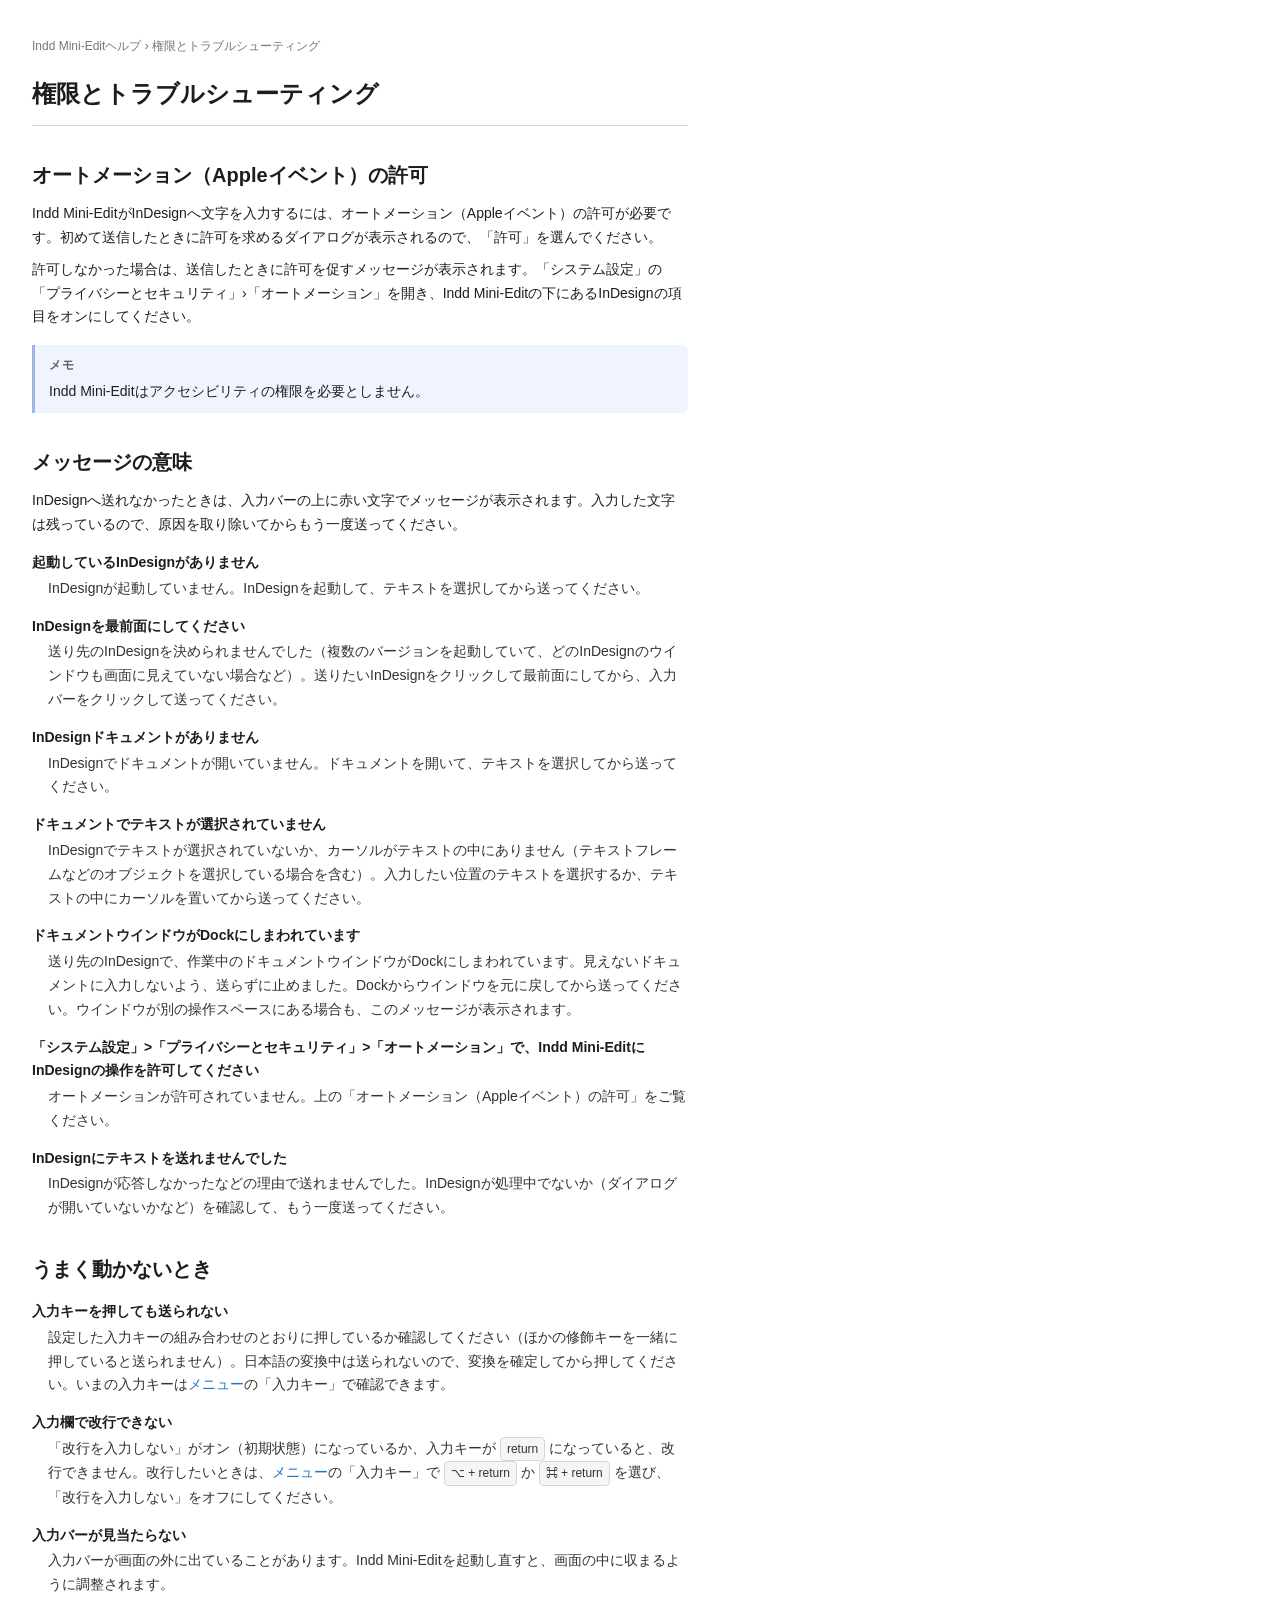
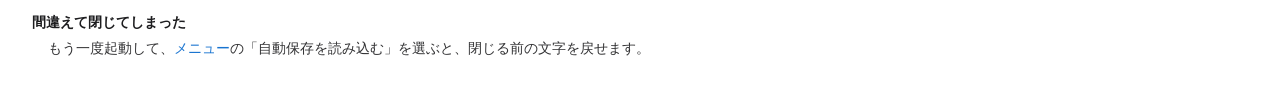
<file: Sources/Indd Mini-Edit/Indd Mini-Edit Help.help/Contents/Resources/ja.lproj/05_trouble.html>
<!DOCTYPE html>
<html lang="ja">
<head>
<meta charset="UTF-8">
<meta name="AppleTitle" content="権限とトラブルシューティング">
<title>権限とトラブルシューティング</title>
<link rel="stylesheet" href="../shared/style.css">
</head>
<body>
<p class="breadcrumb"><a href="index.html">Indd Mini-Editヘルプ</a> › 権限とトラブルシューティング</p>
<h1>権限とトラブルシューティング</h1>

<h2>オートメーション（Appleイベント）の許可</h2>
<p>Indd Mini-EditがInDesignへ文字を入力するには、オートメーション（Appleイベント）の許可が必要です。初めて送信したときに許可を求めるダイアログが表示されるので、「許可」を選んでください。</p>
<p>許可しなかった場合は、送信したときに許可を促すメッセージが表示されます。「システム設定」の「プライバシーとセキュリティ」›「オートメーション」を開き、Indd Mini-Editの下にあるInDesignの項目をオンにしてください。</p>
<div class="note">
  <strong>メモ</strong>
  Indd Mini-Editはアクセシビリティの権限を必要としません。
</div>

<h2>メッセージの意味</h2>
<p>InDesignへ送れなかったときは、入力バーの上に赤い文字でメッセージが表示されます。入力した文字は残っているので、原因を取り除いてからもう一度送ってください。</p>
<dl>
  <dt>起動しているInDesignがありません</dt>
  <dd>InDesignが起動していません。InDesignを起動して、テキストを選択してから送ってください。</dd>

  <dt>InDesignを最前面にしてください</dt>
  <dd>送り先のInDesignを決められませんでした（複数のバージョンを起動していて、どのInDesignのウインドウも画面に見えていない場合など）。送りたいInDesignをクリックして最前面にしてから、入力バーをクリックして送ってください。</dd>

  <dt>InDesignドキュメントがありません</dt>
  <dd>InDesignでドキュメントが開いていません。ドキュメントを開いて、テキストを選択してから送ってください。</dd>

  <dt>ドキュメントでテキストが選択されていません</dt>
  <dd>InDesignでテキストが選択されていないか、カーソルがテキストの中にありません（テキストフレームなどのオブジェクトを選択している場合を含む）。入力したい位置のテキストを選択するか、テキストの中にカーソルを置いてから送ってください。</dd>

  <dt>ドキュメントウインドウがDockにしまわれています</dt>
  <dd>送り先のInDesignで、作業中のドキュメントウインドウがDockにしまわれています。見えないドキュメントに入力しないよう、送らずに止めました。Dockからウインドウを元に戻してから送ってください。ウインドウが別の操作スペースにある場合も、このメッセージが表示されます。</dd>

  <dt>「システム設定」>「プライバシーとセキュリティ」>「オートメーション」で、Indd Mini-EditにInDesignの操作を許可してください</dt>
  <dd>オートメーションが許可されていません。上の「オートメーション（Appleイベント）の許可」をご覧ください。</dd>

  <dt>InDesignにテキストを送れませんでした</dt>
  <dd>InDesignが応答しなかったなどの理由で送れませんでした。InDesignが処理中でないか（ダイアログが開いていないかなど）を確認して、もう一度送ってください。</dd>
</dl>

<h2>うまく動かないとき</h2>
<dl>
  <dt>入力キーを押しても送られない</dt>
  <dd>設定した入力キーの組み合わせのとおりに押しているか確認してください（ほかの修飾キーを一緒に押していると送られません）。日本語の変換中は送られないので、変換を確定してから押してください。いまの入力キーは<a href="04_menu.html">メニュー</a>の「入力キー」で確認できます。</dd>

  <dt>入力欄で改行できない</dt>
  <dd>「改行を入力しない」がオン（初期状態）になっているか、入力キーが <kbd>return</kbd> になっていると、改行できません。改行したいときは、<a href="04_menu.html">メニュー</a>の「入力キー」で <kbd>⌥ + return</kbd> か <kbd>⌘ + return</kbd> を選び、「改行を入力しない」をオフにしてください。</dd>

  <dt>入力バーが見当たらない</dt>
  <dd>入力バーが画面の外に出ていることがあります。Indd Mini-Editを起動し直すと、画面の中に収まるように調整されます。</dd>

  <dt>間違えて閉じてしまった</dt>
  <dd>もう一度起動して、<a href="04_menu.html">メニュー</a>の「自動保存を読み込む」を選ぶと、閉じる前の文字を戻せます。</dd>
</dl>
</body>
</html>
</file>
<file: Sources/Indd Mini-Edit/Indd Mini-Edit Help.help/Contents/Resources/shared/style.css>
/* Indd Mini-Edit Help Book — Shared Stylesheet */

:root {
    --bg:          #ffffff;
    --text:        #1d1d1f;
    --heading:     #1d1d1f;
    --link:        #0066cc;
    --link-hover:  #0044aa;
    --accent:      #f5f5f7;
    --border:      #d2d2d7;
    --note-bg:     #f0f4ff;
    --note-border: #a0b4e8;
    --warn-bg:     #fff4f0;
    --warn-border: #e8a090;
    --code-bg:     #f5f5f7;
}

@media (prefers-color-scheme: dark) {
    :root {
        --bg:          #1c1c1e;
        --text:        #f5f5f7;
        --heading:     #f5f5f7;
        --link:        #409cff;
        --link-hover:  #6fb6ff;
        --accent:      #2c2c2e;
        --border:      #3a3a3c;
        --note-bg:     #1e2840;
        --note-border: #4060a8;
        --warn-bg:     #3a1a10;
        --warn-border: #a84030;
        --code-bg:     #2c2c2e;
    }
}

* {
    box-sizing: border-box;
    margin: 0;
    padding: 0;
}

body {
    font-family: -apple-system, BlinkMacSystemFont, "Helvetica Neue", sans-serif;
    font-size: 14px;
    line-height: 1.7;
    color: var(--text);
    background: var(--bg);
    padding: 28px 32px 48px;
    max-width: 720px;
    text-autospace: normal;   /* 和欧間は WebKit が自動で空ける（HTML に欧文スペースを書かない） */
}

/* ── Typography ── */
h1 {
    font-size: 24px;
    font-weight: 700;
    color: var(--heading);
    margin-bottom: 6px;
    padding-bottom: 10px;
    border-bottom: 1px solid var(--border);
}

h2 {
    font-size: 20px;
    font-weight: 600;
    color: var(--heading);
    margin-top: 32px;
    margin-bottom: 10px;
}

h3 {
    font-size: 16px;
    font-weight: 600;
    color: var(--heading);
    margin-top: 20px;
    margin-bottom: 5px;
}

p {
    margin-top: 8px;
    margin-bottom: 8px;
}

a {
    color: var(--link);
    text-decoration: none;
}

a:hover {
    color: var(--link-hover);
    text-decoration: underline;
}

/* ── Index / TOC ── */
.toc {
    list-style: none;
    margin-top: 20px;
}

.toc li {
    border-bottom: 1px solid var(--border);
}

.toc li:first-child {
    border-top: 1px solid var(--border);
}

.toc a {
    display: block;
    padding: 10px 4px;
    font-size: 14px;
}

.toc .desc {
    display: block;
    font-size: 12px;
    color: var(--text);
    opacity: 0.6;
    margin-top: 1px;
}

/* ── Note / Warning boxes ── */
.note, .warning {
    border-left: 3px solid;
    border-radius: 0 6px 6px 0;
    padding: 10px 14px;
    margin: 16px 0;
}

.note {
    background: var(--note-bg);
    border-color: var(--note-border);
}

.warning {
    background: var(--warn-bg);
    border-color: var(--warn-border);
}

.note strong, .warning strong {
    display: block;
    margin-bottom: 4px;
    font-size: 12px;
    text-transform: uppercase;
    letter-spacing: 0.05em;
    opacity: 0.7;
}

/* ── Definition list ── */
dl {
    margin-top: 10px;
}

dt {
    font-weight: 600;
    margin-top: 14px;
}

dd {
    margin-left: 16px;
    margin-top: 2px;
    opacity: 0.9;
}

/* ── Keyboard shortcut ── */
kbd {
    display: inline-block;
    font-family: -apple-system, sans-serif;
    font-size: 12px;
    background: var(--code-bg);
    border: 1px solid var(--border);
    border-radius: 4px;
    padding: 1px 6px;
    white-space: nowrap;
}

/* ── Bullet list ── */
ul:not(.toc) {
    margin-top: 10px;
    margin-bottom: 10px;
    padding-left: 20px;
}

ul:not(.toc) li {
    margin-bottom: 6px;
}

/* ── Step list ── */
ol.steps {
    counter-reset: step;
    list-style: none;
    margin-top: 12px;
    padding-left: 0;
}

ol.steps li {
    counter-increment: step;
    position: relative;
    padding-left: 34px;
    margin-bottom: 12px;
    min-height: 24px;
}

ol.steps li::before {
    content: counter(step);
    position: absolute;
    left: 0;
    top: 2px;
    width: 22px;
    height: 22px;
    border-radius: 50%;
    background: var(--link);
    color: #fff;
    font-size: 12px;
    font-weight: 700;
    display: flex;
    align-items: center;
    justify-content: center;
}

/* ── Breadcrumb ── */
.breadcrumb {
    font-size: 12px;
    margin-bottom: 18px;
    opacity: 0.6;
}

.breadcrumb a {
    color: inherit;
}
</file>
